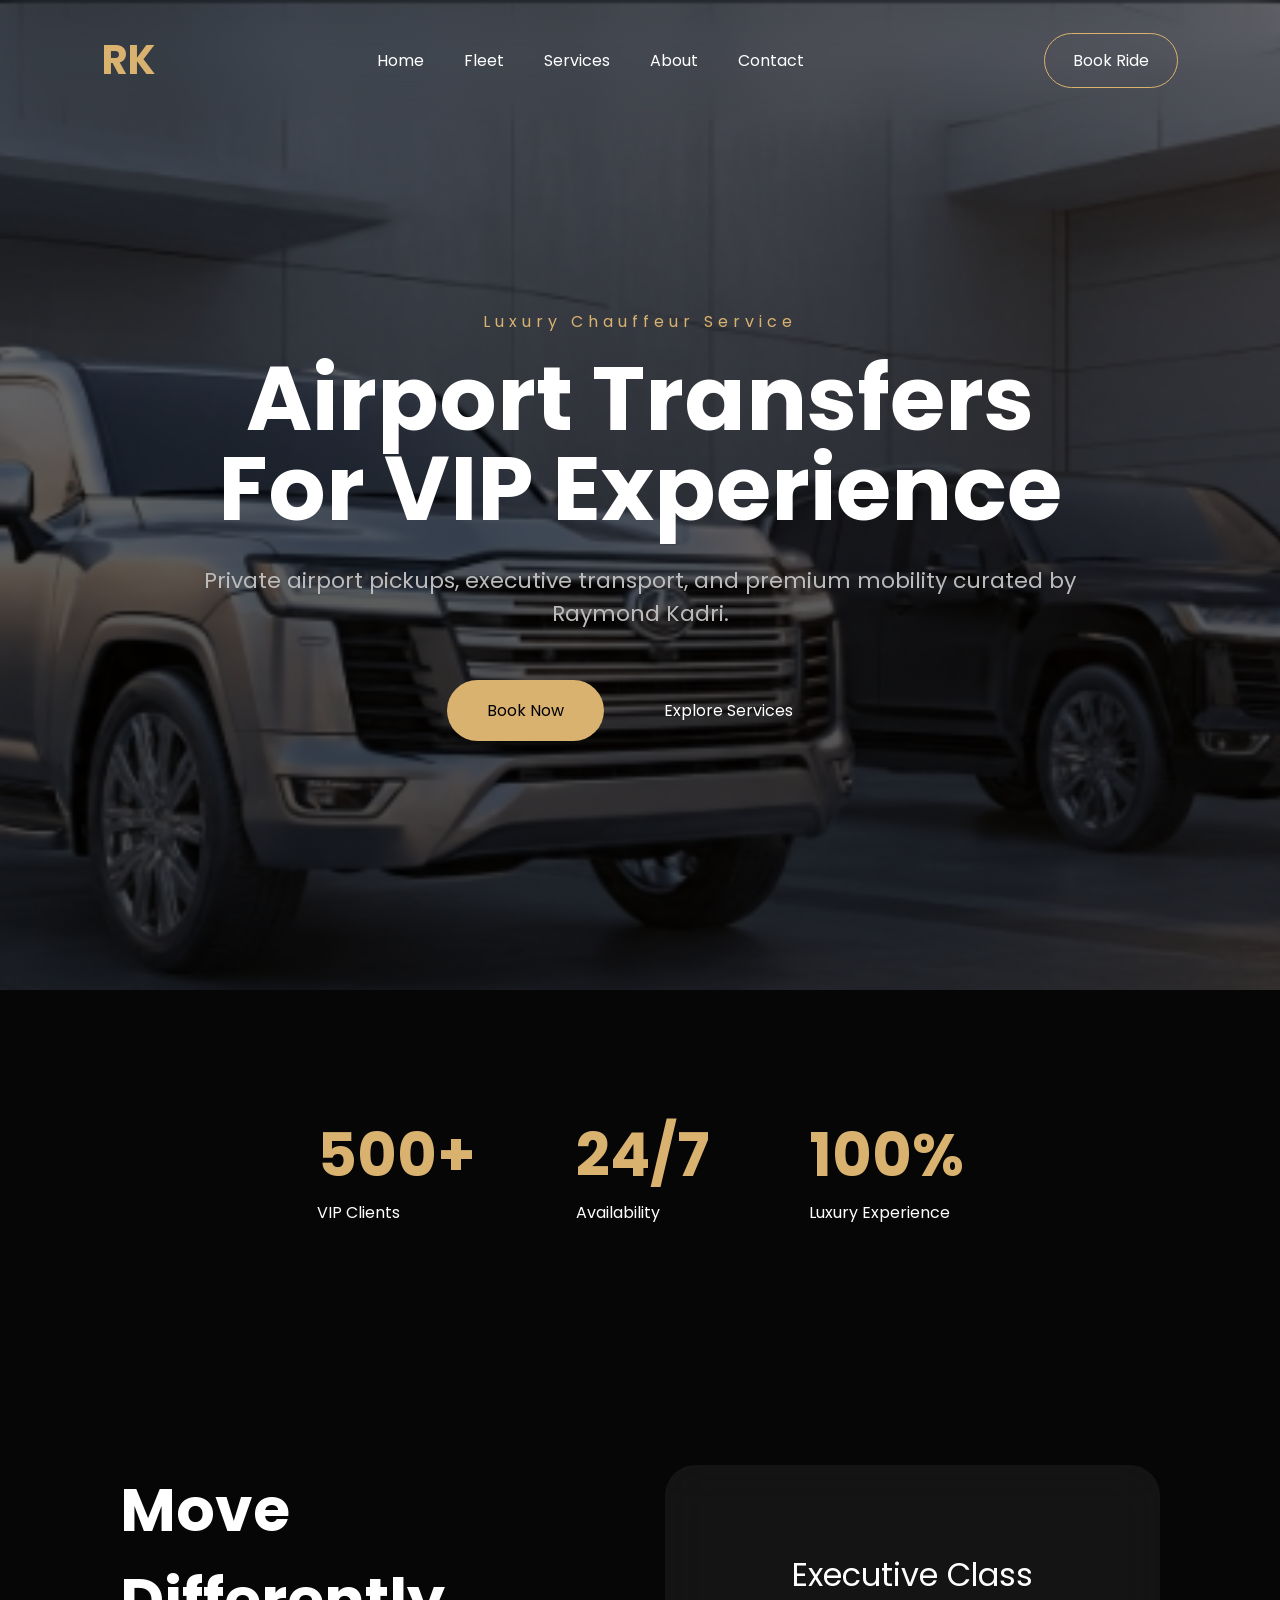
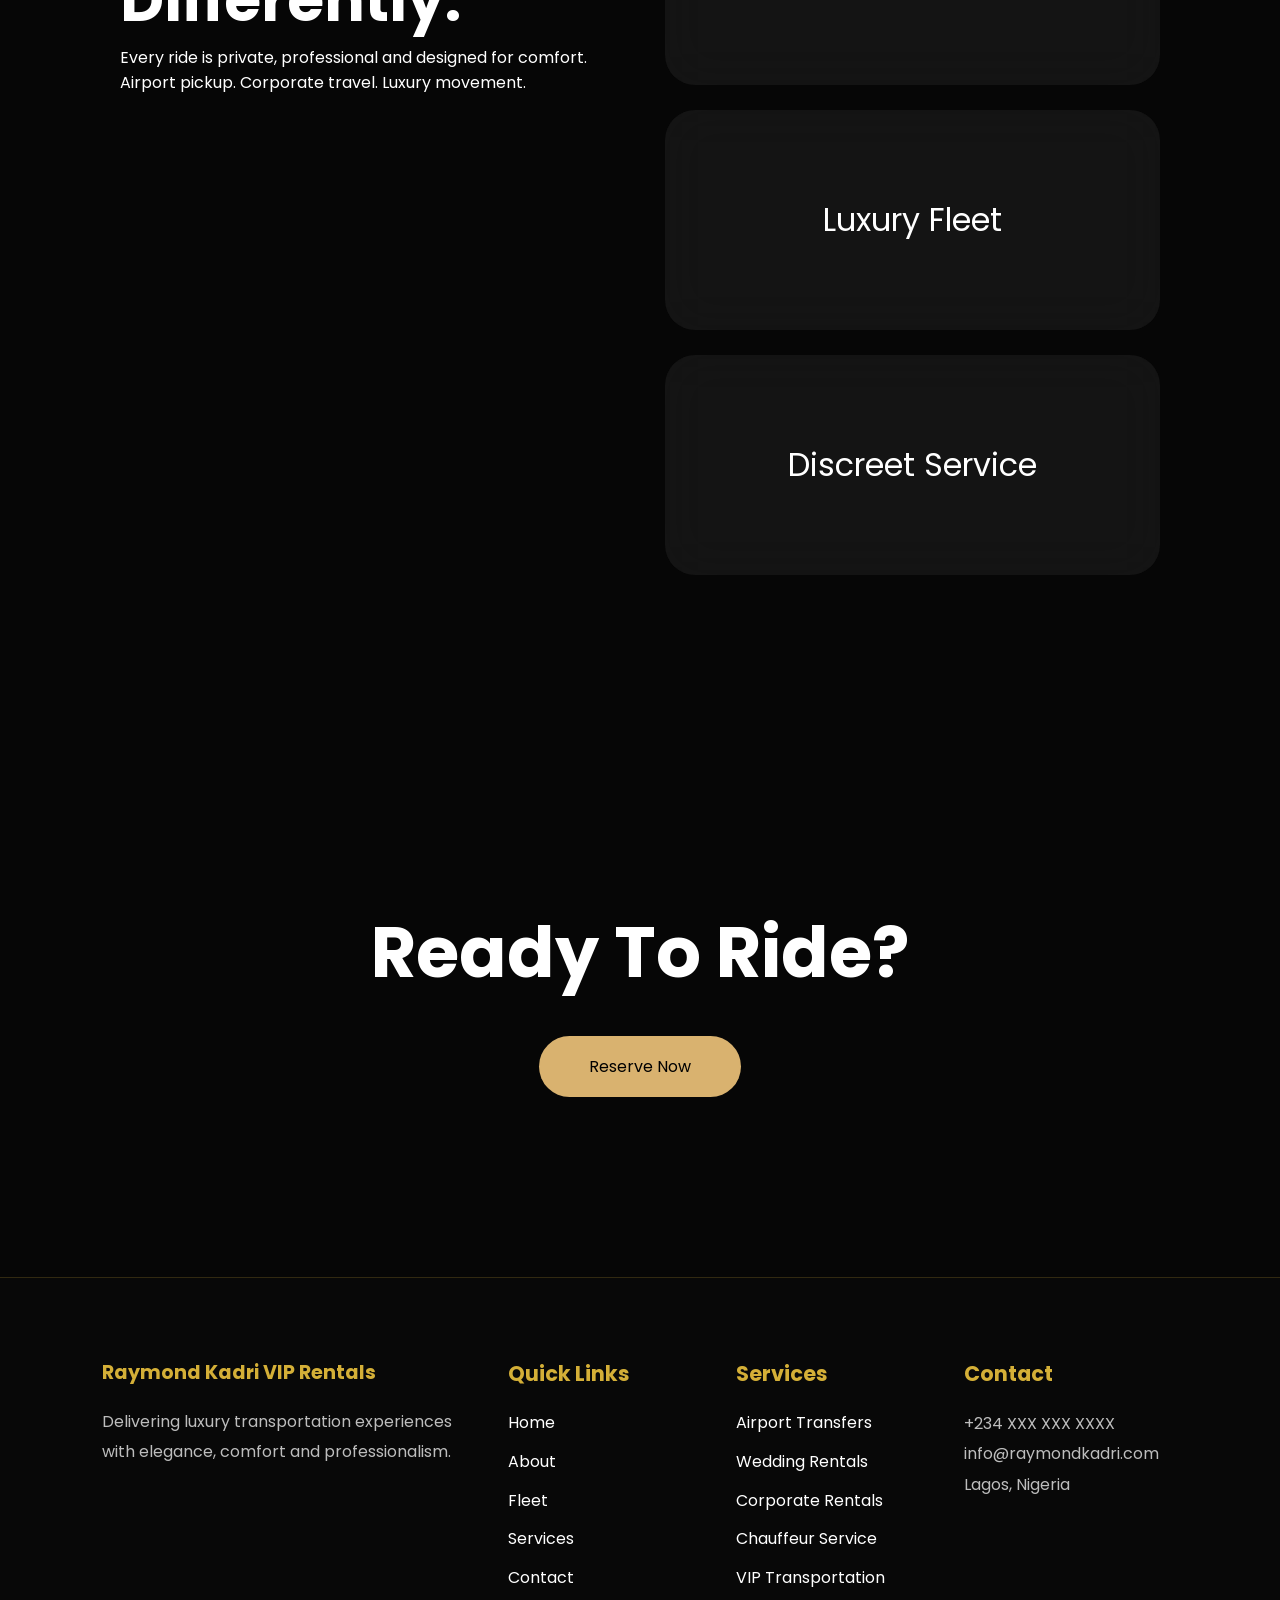
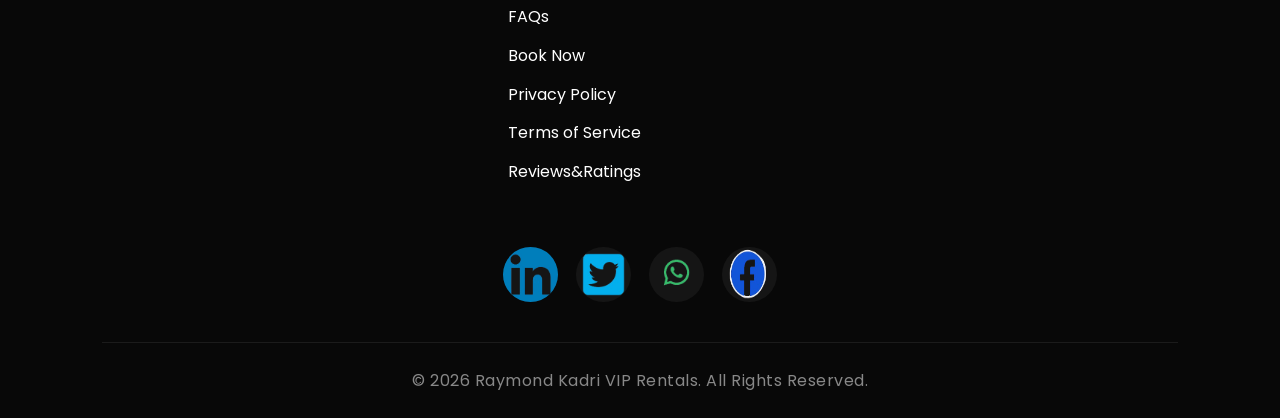
<file: index.html>
<!DOCTYPE html>
<html lang="en">
<head>
<meta charset="UTF-8">
<meta name="viewport" content="width=device-width, initial-scale=1.0">
<title>Raymond Kadri | Luxury Mobility</title>

<link rel="stylesheet" href="styles.css">

<link
href="https://fonts.googleapis.com/css2?family=Poppins:wght@300;400;600;700&display=swap"
rel="stylesheet">

</head>

<body>

<nav>

<div class="logo">
RK
</div>

<button class="nav-toggle" aria-label="Open navigation">
    <span></span>
</button>
<div class="nav-menu">
<div class="nav-menu-sub">
    <ul>

        <li><a href="#">Home</a></li>
        <li><a href="fleet.html">Fleet</a></li>
        <li><a href="services.html">Services</a></li>
        <li><a href="about.html">About</a></li>
        <li><a href="contact.html">Contact</a></li>

    </ul>
</div>
<a class="book-btn" href="booking.html">
    Book Ride
    </a>
    </div>
</nav>



<section class="hero">

<div class="overlay"></div>

<div class="hero-content">

<p class="tag">
Luxury Chauffeur Service
</p>

<h1>

Airport Transfers  
For VIP Experience

</h1>

<p class="sub">

Private airport pickups, executive transport,
and premium mobility curated by Raymond Kadri.

</p>

<div class="hero-buttons">

<a href="booking.html">

Book Now

</a>

<a href="services.html">

Explore Services

</a>

</div>

</div>

</section>



<section class="stats">

<div>

<h2>500+</h2>

<p>VIP Clients</p>

</div>

<div>

<h2>24/7</h2>

<p>Availability</p>

</div>

<div>

<h2>100%</h2>

<p>Luxury Experience</p>

</div>

</section>



<section class="experience">

<div class="left">

<h2>

Move Differently.

</h2>

<p>

Every ride is private,
professional and designed
for comfort.

Airport pickup.

Corporate travel.

Luxury movement.

</p>

</div>

<div class="right">

<div class="glass-card">

Executive Class

</div>

<div class="glass-card">

Luxury Fleet

</div>

<div class="glass-card">

Discreet Service

</div>

</div>

</section>



<section class="cta">

<h2>

Ready To Ride?

</h2>

<a href="booking.html">

Reserve Now

</a>

</section>

<footer class="footer">

    <div class="footer-container">

        <!-- COMPANY -->

        <div class="footer-column">

            <h2>Raymond Kadri VIP Rentals</h2>

            <p>
                Delivering luxury transportation experiences
                with elegance, comfort and professionalism.
            </p>

        </div>

        <!-- QUICK LINKS -->

        <div class="footer-column quick-links">

            <h3>Quick Links</h3>

            <ul>

                <li><a href="index.html">Home</a></li>

                <li><a href="about.html">About</a></li>

                <li><a href="fleet.html">Fleet</a></li>

                <li><a href="services.html">Services</a></li>

                <li><a href="contact.html">Contact</a></li>      
                <li><a href="faqs.html">FAQs</a></li> 
                <li><a href="booking.html">Book Now</a></li>
                <li><a href="privacy.html">Privacy Policy</a></li>
                <li><a href="terms.html">Terms of Service</a></li>  
                <li><a href="reviews.html">Reviews&Ratings</a></li>   

            </ul>

        </div>

        <!-- SERVICES -->

        <div class="footer-column">

            <h3>Services</h3>
            <div class="footer-column-services">
            <ul>

                <li>Airport Transfers</li>

                <li>Wedding Rentals</li>

                <li>Corporate Rentals</li>

                <li>Chauffeur Service</li>

                <li>VIP Transportation</li>

            </ul>
            </div>
        </div>

        <!-- CONTACT -->

        <div class="footer-column">

            <h3>Contact</h3>

            <p>
                <i class="fa-solid fa-phone"></i>
                +234 XXX XXX XXXX
            </p>

            <p>
                <i class="fa-solid fa-envelope"></i>
                info@raymondkadri.com
            </p>

            <p>
                <i class="fa-solid fa-location-dot"></i>
                Lagos, Nigeria
            </p>

        </div>

    </div>

    <!-- SOCIALS -->
    <div class="footer-socials">

        <a href="https://www.facebook.com/raymond.kadri.7" target="_blank">
            <i class="fa-brands fa-facebook-f"><img src="download__4_-removebg-preview (1).png" alt=""></i>
        </a>

        <a href="https://www.instagram.com/raymondkadri/" target="_blank">
            <i class="fa-brands fa-instagram"> <img src="download__3_-removebg-preview (1).png" alt=""> </i>
        </a>

        <a href="https://twitter.com/RaymondKadri" target="_blank">
            <i class="fa-brands fa-twitter"><img src="download__1_-removebg-preview (2).png" alt=""></i>
        </a>

        <a href="https://www.linkedin.com/in/raymond-kadri-1b0b3b1b2/" target="_blank">
            <i class="fa-brands fa-linkedin-in"> <img src="download__2_-removebg-preview (3).png" alt=""> </i>
        </a>

    </div>
    
    <!-- COPYRIGHT -->

    <div class="footer-bottom">

        <p>
            © 2026 Raymond Kadri VIP Rentals.
            All Rights Reserved.
        </p>

    </div>

</footer>

<script src="main.js"></script>

</body>
</html>
</file>
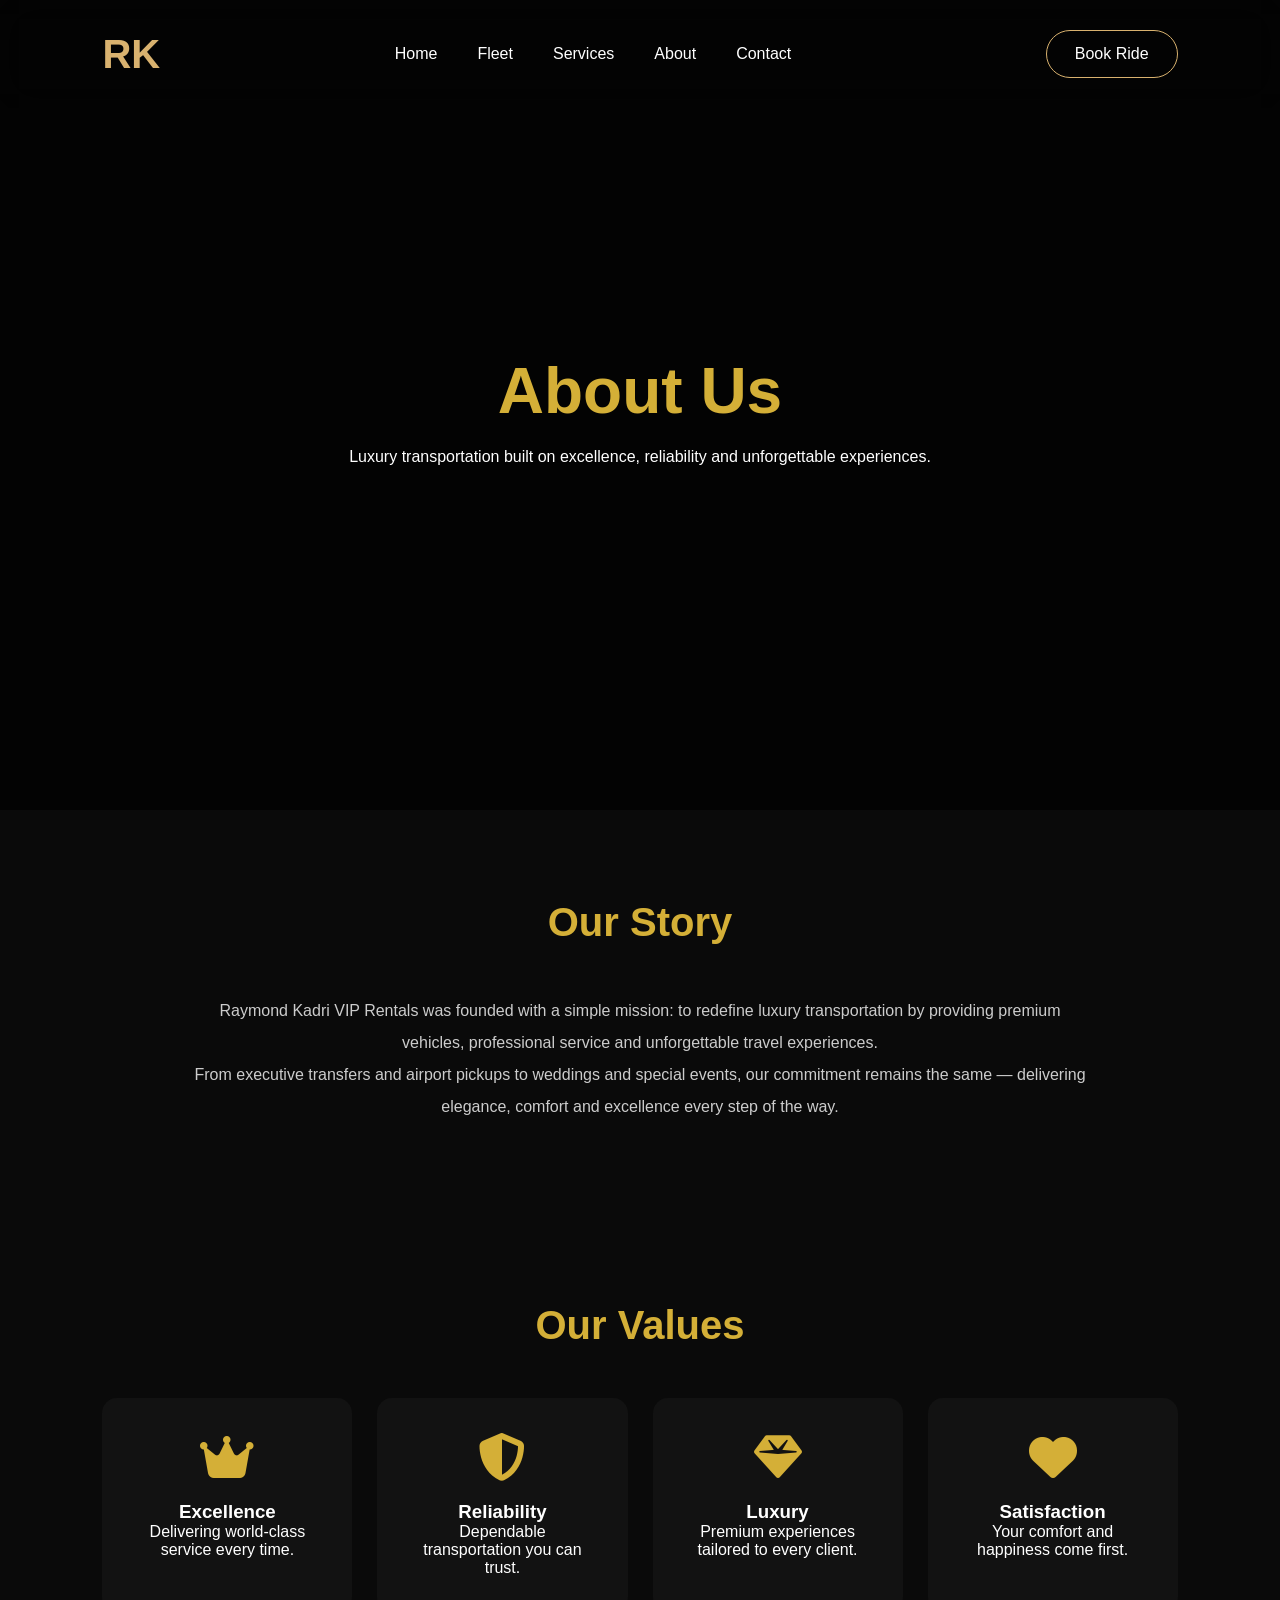
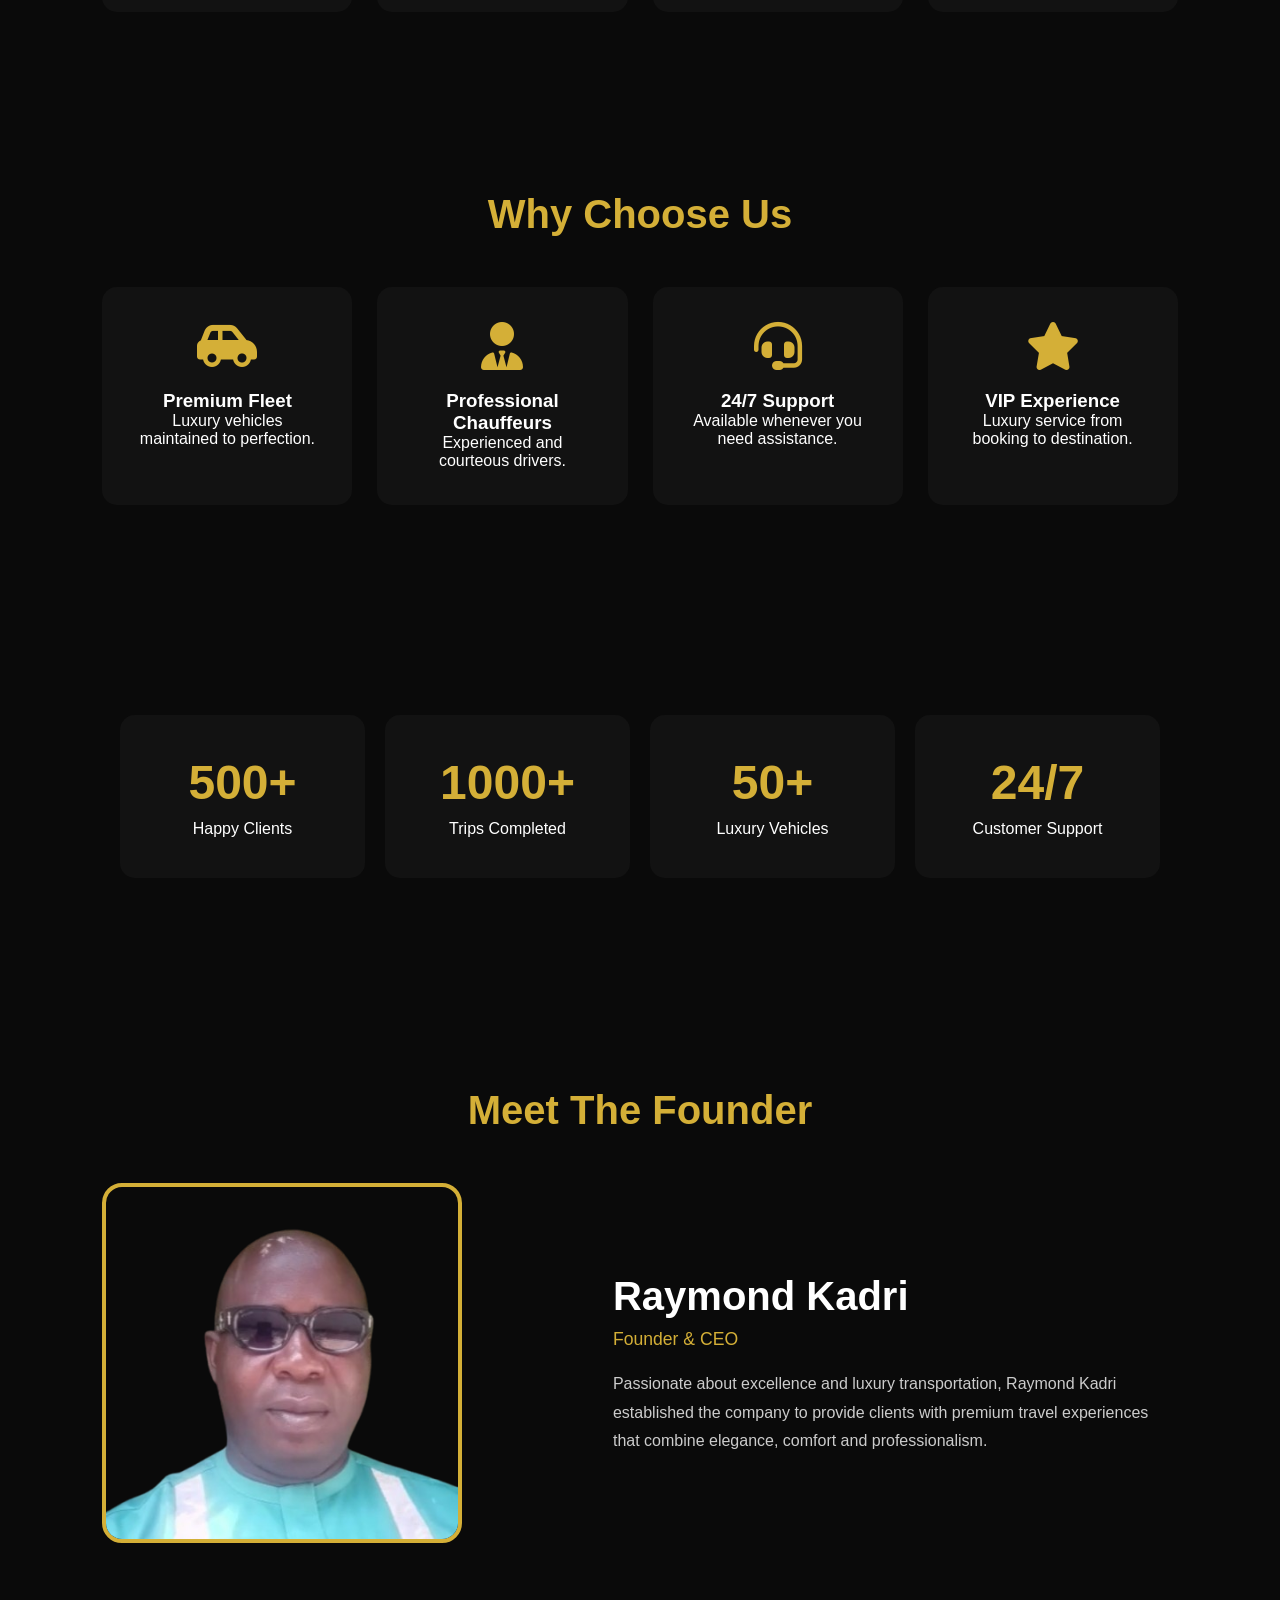
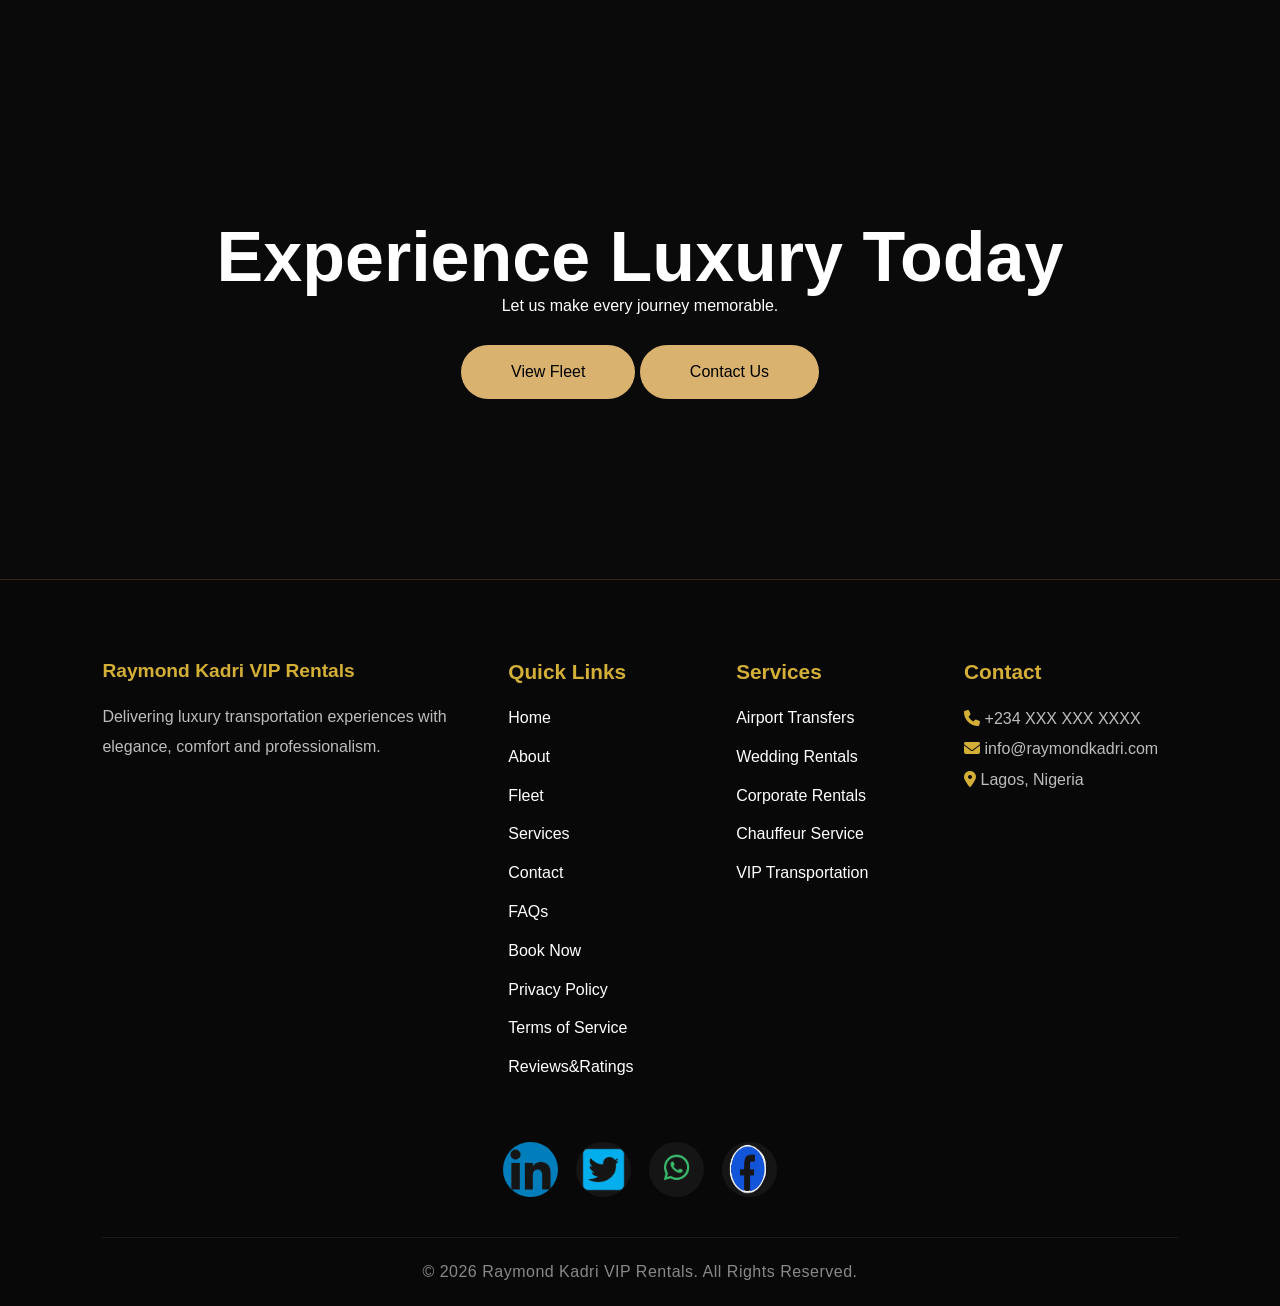
<file: about.html>
<!DOCTYPE html>
<html lang="en">
<head>
<meta charset="UTF-8">
<meta name="viewport" content="width=device-width, initial-scale=1.0">

<title>About Us | Raymond Kadri VIP Rentals</title>

<link rel="stylesheet" href="styles.css">
<link rel="stylesheet" href="about.css">

<link rel="stylesheet"
href="https://cdnjs.cloudflare.com/ajax/libs/font-awesome/6.5.2/css/all.min.css">
</head>
<body>

<nav>
    <div class="logo">RK</div>
    <button class="nav-toggle" aria-label="Open navigation">
        <span></span>
    </button>
    <div class="nav-menu">
    
    <div class="nav-menu-sub">
        <ul>
            <li><a href="index.html">Home</a></li>
            <li><a href="fleet.html">Fleet</a></li>
            <li><a href="services.html">Services</a></li>
            <li><a href="about.html">About</a></li>
            <li><a href="contact.html">Contact</a></li>
        </ul>
        
    </div>
    <a class="book-btn" href="booking.html">Book Ride</a>
    </div>
</nav>

<!-- HERO -->

<section class="about-hero">

    <div class="overlay"></div>

    <div class="hero-content">
        <h1>About Us</h1>
        <p>
            Luxury transportation built on excellence,
            reliability and unforgettable experiences.
        </p>
    </div>

</section>

<!-- STORY -->

<section class="story">

    <div class="section-title">
        <h2>Our Story</h2>
    </div>

    <div class="story-content">

        <div class="story-text">

            <p>
                Raymond Kadri VIP Rentals was founded with a simple mission:
                to redefine luxury transportation by providing premium vehicles,
                professional service and unforgettable travel experiences.
            </p>

            <p>
                From executive transfers and airport pickups to weddings and
                special events, our commitment remains the same — delivering
                elegance, comfort and excellence every step of the way.
            </p>

        </div>

    </div>

</section>

<!-- VALUES -->

<section class="values">

    <div class="section-title">
        <h2>Our Values</h2>
    </div>

    <div class="values-grid">

        <div class="value-card">
            <i class="fa-solid fa-crown"></i>
            <h3>Excellence</h3>
            <p>Delivering world-class service every time.</p>
        </div>

        <div class="value-card">
            <i class="fa-solid fa-shield-halved"></i>
            <h3>Reliability</h3>
            <p>Dependable transportation you can trust.</p>
        </div>

        <div class="value-card">
            <i class="fa-solid fa-gem"></i>
            <h3>Luxury</h3>
            <p>Premium experiences tailored to every client.</p>
        </div>

        <div class="value-card">
            <i class="fa-solid fa-heart"></i>
            <h3>Satisfaction</h3>
            <p>Your comfort and happiness come first.</p>
        </div>

    </div>

</section>

<!-- WHY US -->

<section class="why-us">

    <div class="section-title">
        <h2>Why Choose Us</h2>
    </div>

    <div class="why-grid">

        <div class="why-card">
            <i class="fa-solid fa-car-side"></i>
            <h3>Premium Fleet</h3>
            <p>Luxury vehicles maintained to perfection.</p>
        </div>

        <div class="why-card">
            <i class="fa-solid fa-user-tie"></i>
            <h3>Professional Chauffeurs</h3>
            <p>Experienced and courteous drivers.</p>
        </div>

        <div class="why-card">
            <i class="fa-solid fa-headset"></i>
            <h3>24/7 Support</h3>
            <p>Available whenever you need assistance.</p>
        </div>

        <div class="why-card">
            <i class="fa-solid fa-star"></i>
            <h3>VIP Experience</h3>
            <p>Luxury service from booking to destination.</p>
        </div>

    </div>

</section>

<!-- STATS -->

<section class="stats">

    <div class="stat-card">
        <h2>500+</h2>
        <p>Happy Clients</p>
    </div>

    <div class="stat-card">
        <h2>1000+</h2>
        <p>Trips Completed</p>
    </div>

    <div class="stat-card">
        <h2>50+</h2>
        <p>Luxury Vehicles</p>
    </div>

    <div class="stat-card">
        <h2>24/7</h2>
        <p>Customer Support</p>
    </div>

</section>

<!-- FOUNDER -->

<section class="founder">

    <div class="section-title">
        <h2>Meet The Founder</h2>
    </div>

    <div class="founder-content">

        <div class="founder-photo">
            <img src="Screenshot_20260621-100402_1-removebg-preview.png" alt="Founder photo">
        </div>

        <div class="founder-text">
            <h3>Raymond Kadri</h3>
            <span>Founder & CEO</span>
            <p>
                Passionate about excellence and luxury transportation,
                Raymond Kadri established the company to provide clients
                with premium travel experiences that combine elegance,
                comfort and professionalism.
            </p>
        </div>

    </div>

</section>

<!-- CTA -->

<section class="cta">

    <h2>Experience Luxury Today</h2>

    <p>
        Let us make every journey memorable.
    </p>

    <div class="cta-buttons">

        <a href="fleet.html" class="btn-primary">
            View Fleet
        </a>

        <a href="contact.html" class="btn-secondary">
            Contact Us
        </a>

    </div>

</section>

<footer class="footer">

    <div class="footer-container">

        <!-- COMPANY -->

        <div class="footer-column">

            <h2>Raymond Kadri VIP Rentals</h2>

            <p>
                Delivering luxury transportation experiences
                with elegance, comfort and professionalism.
            </p>

        </div>

        <!-- QUICK LINKS -->

        <div class="footer-column quick-links">

            <h3>Quick Links</h3>

            <ul>

                <li><a href="index.html">Home</a></li>

                <li><a href="about.html">About</a></li>

                <li><a href="fleet.html">Fleet</a></li>

                <li><a href="services.html">Services</a></li>

                <li><a href="contact.html">Contact</a></li>      
                <li><a href="faqs.html">FAQs</a></li> 
                <li><a href="booking.html">Book Now</a></li>
                <li><a href="privacy.html">Privacy Policy</a></li>
                <li><a href="terms.html">Terms of Service</a></li>  
                <li><a href="reviews.html">Reviews&Ratings</a></li>   

            </ul>

        </div>

        <!-- SERVICES -->

        <div class="footer-column">

            <h3>Services</h3>
            <div class="footer-column-services">
            <ul>

                <li>Airport Transfers</li>

                <li>Wedding Rentals</li>

                <li>Corporate Rentals</li>

                <li>Chauffeur Service</li>

                <li>VIP Transportation</li>

            </ul>
            </div>
        </div>

        <!-- CONTACT -->

        <div class="footer-column">

            <h3>Contact</h3>

            <p>
                <i class="fa-solid fa-phone"></i>
                +234 XXX XXX XXXX
            </p>

            <p>
                <i class="fa-solid fa-envelope"></i>
                info@raymondkadri.com
            </p>

            <p>
                <i class="fa-solid fa-location-dot"></i>
                Lagos, Nigeria
            </p>

        </div>

    </div>

    <!-- SOCIALS -->
    <div class="footer-socials">

        <a href="https://www.facebook.com/raymond.kadri.7" target="_blank">
            <img src="download__4_-removebg-preview (1).png" alt="">
        </a>

        <a href="https://www.instagram.com/raymondkadri/" target="_blank">
             <img src="download__3_-removebg-preview (1).png" alt="">
        </a>

        <a href="https://twitter.com/RaymondKadri" target="_blank">
             <img src="download__1_-removebg-preview (2).png" alt="">
        </a>

        <a href="https://www.linkedin.com/in/raymond-kadri-1b0b3b1b2/" target="_blank">
             <img src="download__2_-removebg-preview (3).png" alt=""> 
        </a>

    </div>
    
    <!-- COPYRIGHT -->

    <div class="footer-bottom">

        <p>
            © 2026 Raymond Kadri VIP Rentals.
            All Rights Reserved.
        </p>

    </div>

</footer>

<script src="about.js"></script>

</body>
</html>
</file>
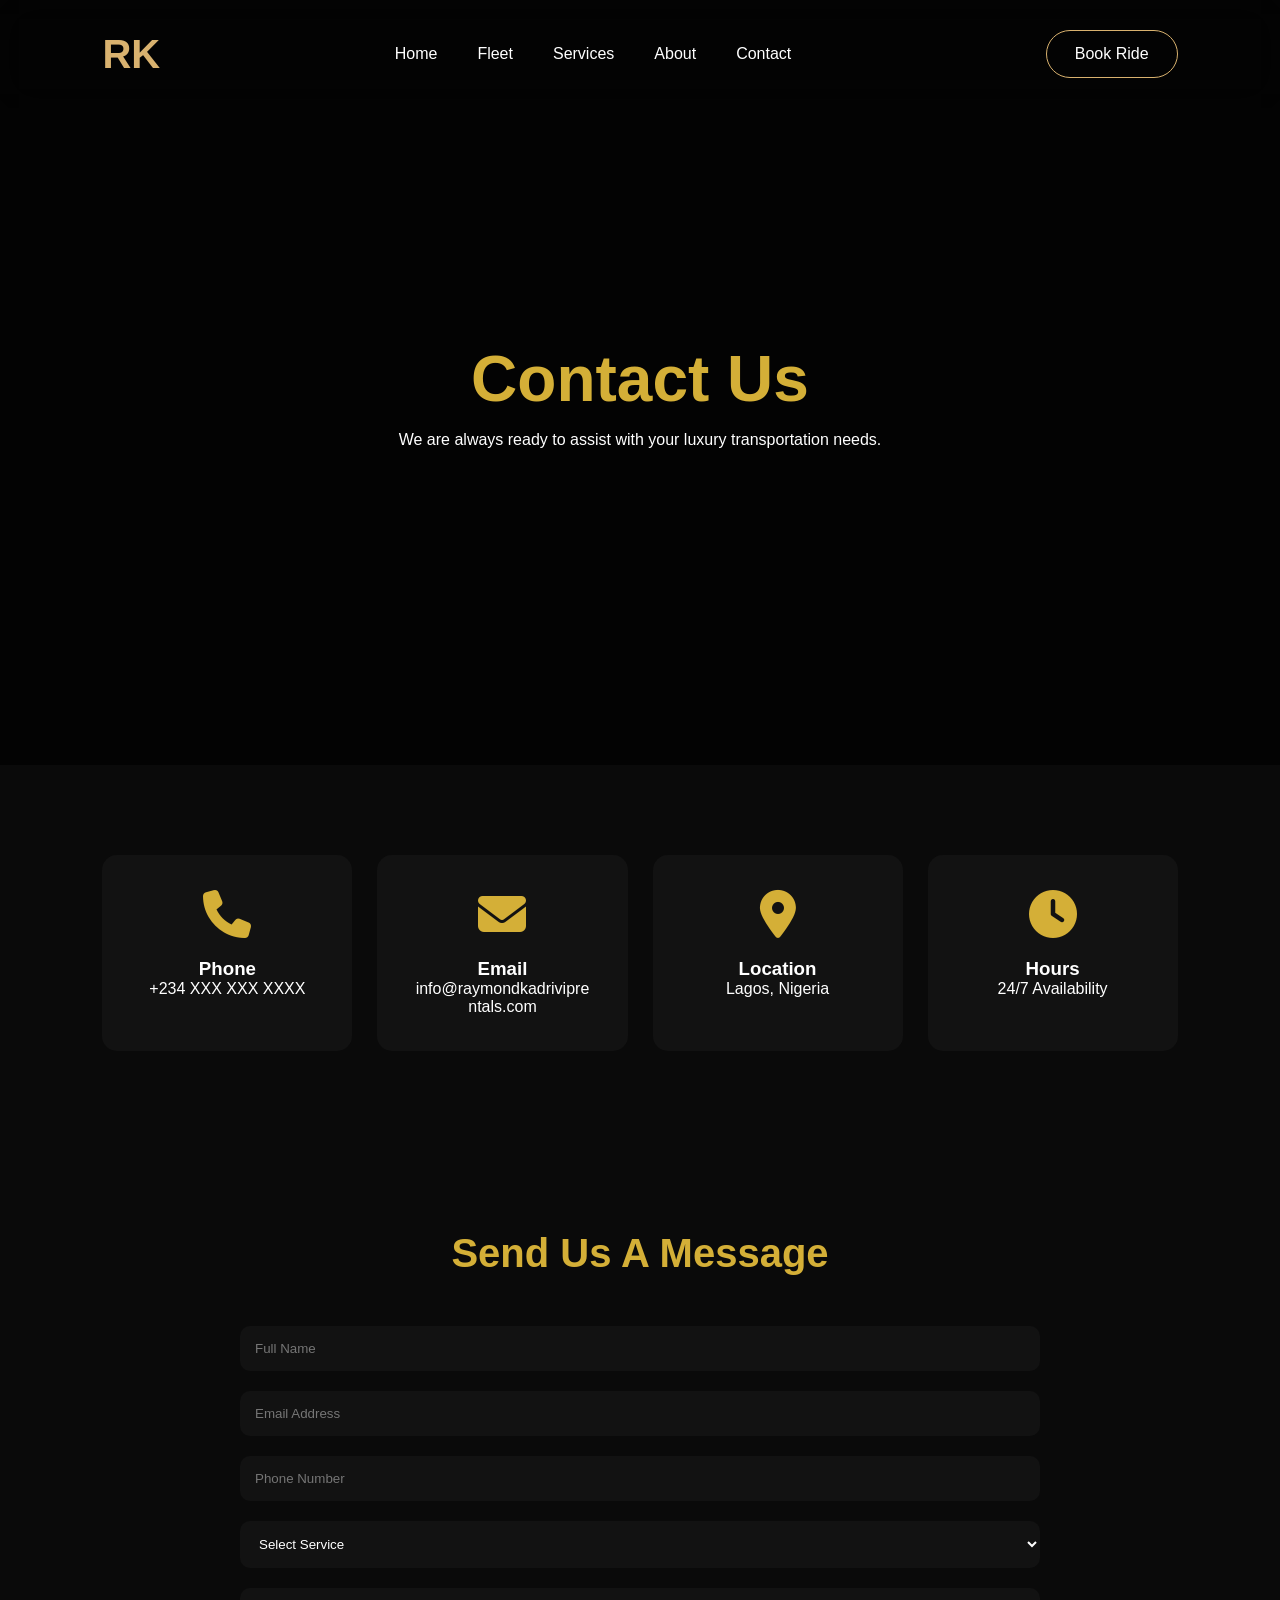
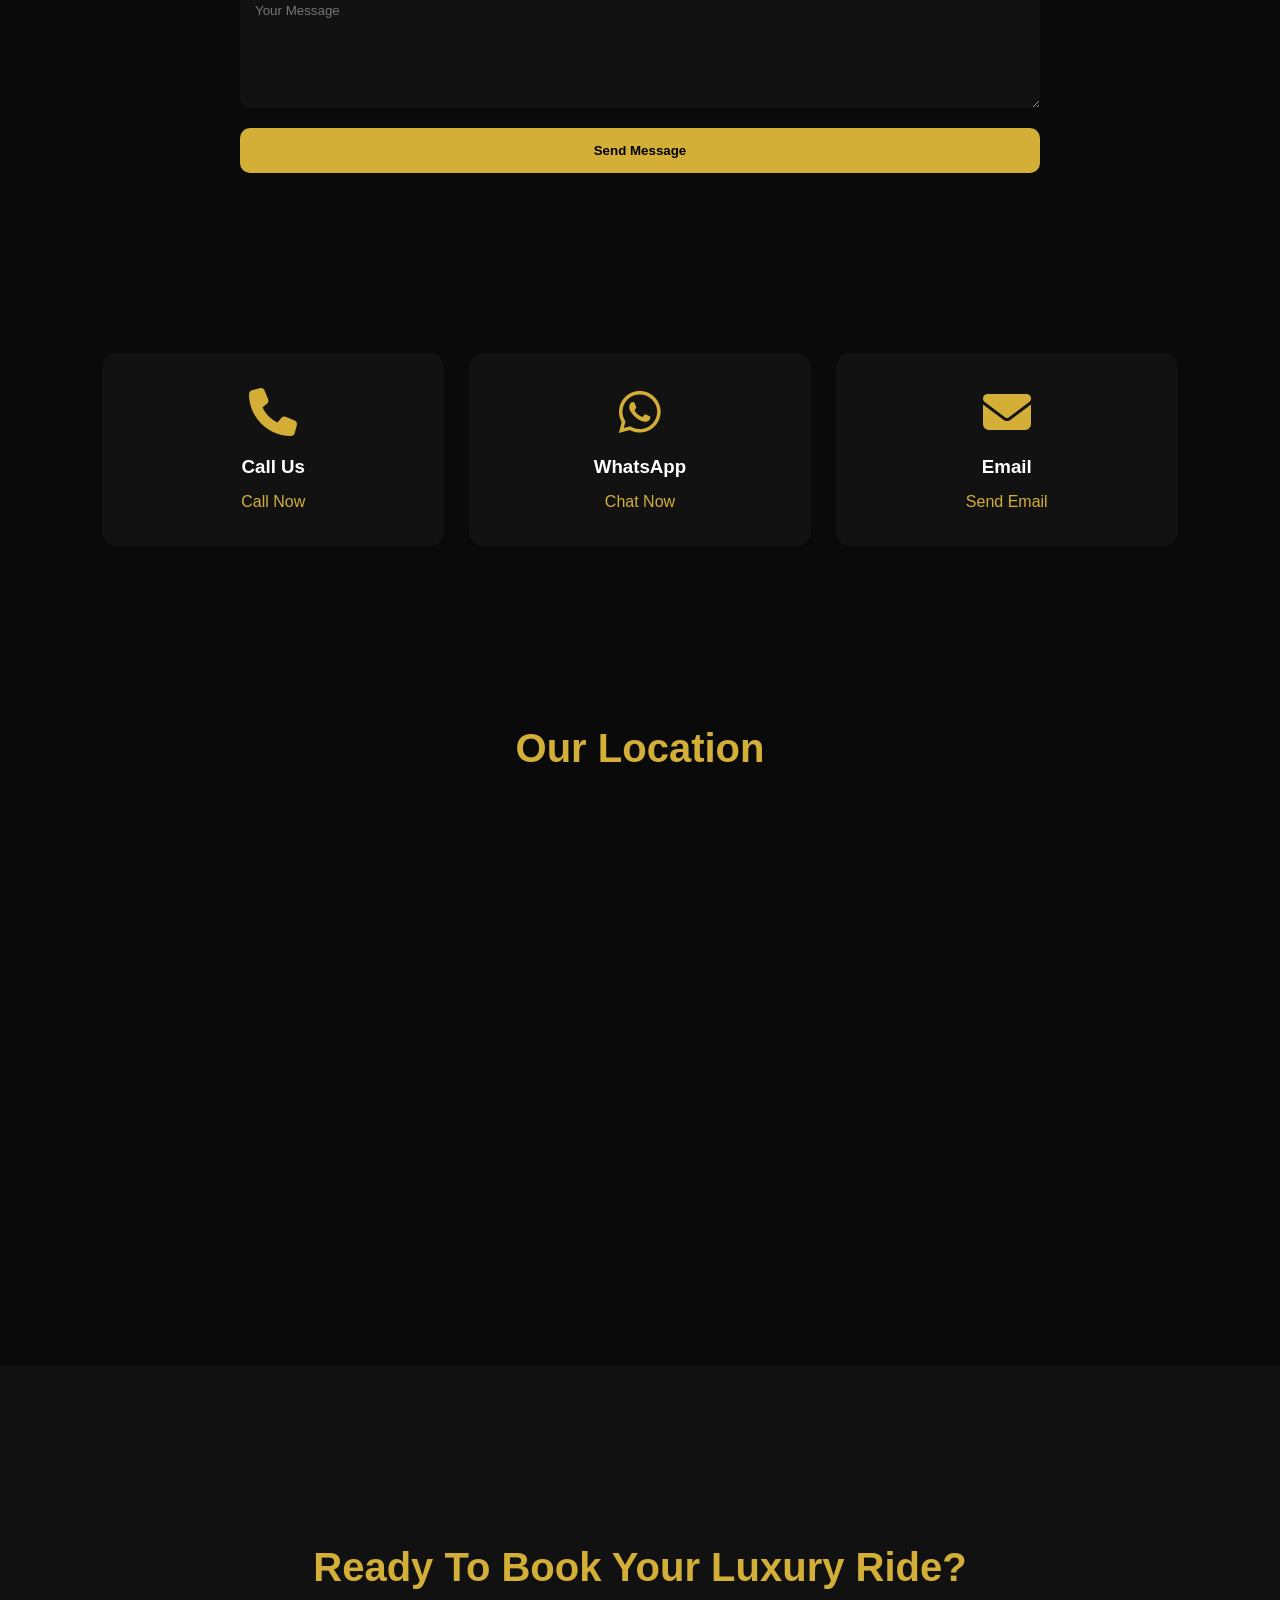
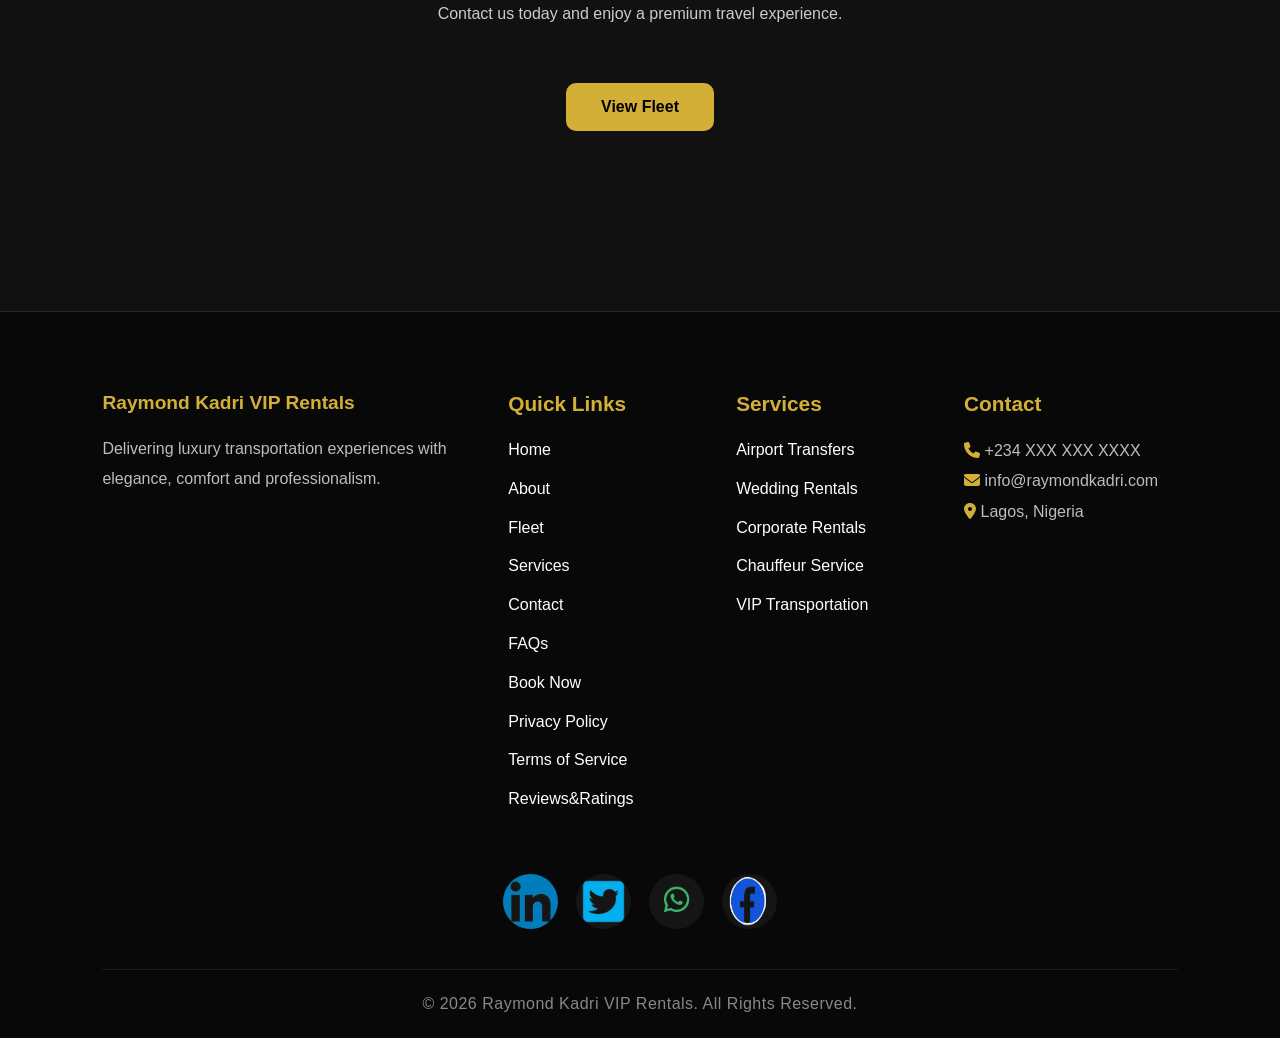
<file: contact.html>
<!DOCTYPE html>
<html lang="en">
<head>
<meta charset="UTF-8">
<meta name="viewport" content="width=device-width, initial-scale=1.0">

<title>Contact Us | Raymond Kadri VIP Rentals</title>

<link rel="stylesheet" href="styles.css">
<link rel="stylesheet" href="contact.css">

<link rel="stylesheet"
href="https://cdnjs.cloudflare.com/ajax/libs/font-awesome/6.5.2/css/all.min.css">
</head>
<body>

<nav>
    <div class="logo">RK</div>
    <button class="nav-toggle" aria-label="Open navigation">
        <span></span>
    </button>
    <div class="nav-menu">
    <div class="nav-menu-sub">
        <ul>
            <li><a href="index.html">Home</a></li>
            <li><a href="fleet.html">Fleet</a></li>
            <li><a href="services.html">Services</a></li>
            <li><a href="about.html">About</a></li>
            <li><a href="contact.html">Contact</a></li>
        </ul>
        
    </div>
    <a class="book-btn" href="booking.html">Book Ride</a>
    </div>
</nav>

<!-- HERO -->

<section class="contact-hero">

<div class="overlay"></div>

<div class="hero-content">

<h1>Contact Us</h1>

<p>
We are always ready to assist with your
luxury transportation needs.
</p>

</div>

</section>

<!-- CONTACT INFO -->

<section class="contact-info">

<div class="info-card">
<i class="fa-solid fa-phone"></i>
<h3>Phone</h3>
<p>+234 XXX XXX XXXX</p>
</div>

<div class="info-card">
<i class="fa-solid fa-envelope"></i>
<h3>Email</h3>
<p>info@raymondkadriviprentals.com</p>
</div>

<div class="info-card">
<i class="fa-solid fa-location-dot"></i>
<h3>Location</h3>
<p>Lagos, Nigeria</p>
</div>

<div class="info-card">
<i class="fa-solid fa-clock"></i>
<h3>Hours</h3>
<p>24/7 Availability</p>
</div>

</section>

<!-- CONTACT FORM -->

<section class="contact-section">

<div class="section-title">
<h2>Send Us A Message</h2>
</div>

<form id="contactForm">

<input
type="text"
placeholder="Full Name"
required>

<input
type="email"
placeholder="Email Address"
required>

<input
type="tel"
placeholder="Phone Number"
required>

<select required>

<option value="">
Select Service
</option>

<option>
Airport Transfer
</option>

<option>
Wedding Rental
</option>

<option>
Corporate Rental
</option>

<option>
Chauffeur Service
</option>

</select>

<textarea
placeholder="Your Message"
rows="6"
required></textarea>

<button type="submit">
Send Message
</button>

</form>

<p id="successMessage">
Message sent successfully.
</p>

</section>

<!-- QUICK CONTACT -->

<section class="quick-contact">

<div class="quick-card">

<i class="fa-solid fa-phone"></i>

<h3>Call Us</h3>

<a href="tel:+2340000000000">
Call Now
</a>

</div>

<div class="quick-card">

<i class="fa-brands fa-whatsapp"></i>

<h3>WhatsApp</h3>

<a href="#">
Chat Now
</a>

</div>

<div class="quick-card">

<i class="fa-solid fa-envelope"></i>

<h3>Email</h3>

<a class="btn" href="mailto:info@example.com">
Send Email
</a>

</div>

</section>

<!-- MAP -->

<section class="map-section">

<div class="section-title">
<h2>Our Location</h2>
</div>

<iframe
src="https://www.google.com/maps/embed?pb="
loading="lazy">
</iframe>

</section>

<!-- CTA -->

<section class="cta">

<h2>
Ready To Book Your Luxury Ride?
</h2>

<p>
Contact us today and enjoy a premium travel experience.
</p>

<a href="fleet.html">
View Fleet
</a>

</section>

<footer class="footer">

    <div class="footer-container">

        <!-- COMPANY -->

        <div class="footer-column">

            <h2>Raymond Kadri VIP Rentals</h2>

            <p>
                Delivering luxury transportation experiences
                with elegance, comfort and professionalism.
            </p>

        </div>

        <!-- QUICK LINKS -->

        <div class="footer-column quick-links">

            <h3>Quick Links</h3>

            <ul>

                <li><a href="index.html">Home</a></li>

                <li><a href="about.html">About</a></li>

                <li><a href="fleet.html">Fleet</a></li>

                <li><a href="services.html">Services</a></li>

                <li><a href="contact.html">Contact</a></li>      
                <li><a href="faqs.html">FAQs</a></li> 
                <li><a href="booking.html">Book Now</a></li>
                <li><a href="privacy.html">Privacy Policy</a></li>
                <li><a href="terms.html">Terms of Service</a></li>  
                <li><a href="reviews.html">Reviews&Ratings</a></li>   

            </ul>

        </div>

        <!-- SERVICES -->

        <div class="footer-column">

            <h3>Services</h3>
            <div class="footer-column-services">
            <ul>

                <li>Airport Transfers</li>

                <li>Wedding Rentals</li>

                <li>Corporate Rentals</li>

                <li>Chauffeur Service</li>

                <li>VIP Transportation</li>

            </ul>
            </div>
        </div>

        <!-- CONTACT -->

        <div class="footer-column">

            <h3>Contact</h3>

            <p>
                <i class="fa-solid fa-phone"></i>
                +234 XXX XXX XXXX
            </p>

            <p>
                <i class="fa-solid fa-envelope"></i>
                info@raymondkadri.com
            </p>

            <p>
                <i class="fa-solid fa-location-dot"></i>
                Lagos, Nigeria
            </p>

        </div>

    </div>

    <!-- SOCIALS -->
    <div class="footer-socials">

        <a href="https://www.facebook.com/raymond.kadri.7" target="_blank">
            <img src="download__4_-removebg-preview (1).png" alt="Facebook">
        </a>

        <a href="https://www.instagram.com/raymondkadri/" target="_blank">
            <img src="download__3_-removebg-preview (1).png" alt="Instagram">
        </a>

        <a href="https://twitter.com/RaymondKadri" target="_blank">
            <img src="download__1_-removebg-preview (2).png" alt="Twitter">
        </a>

        <a href="https://www.linkedin.com/in/raymond-kadri-1b0b3b1b2/" target="_blank">
            <img src="download__2_-removebg-preview (3).png" alt="LinkedIn">
        </a>

    </div>
    
    <!-- COPYRIGHT -->

    <div class="footer-bottom">

        <p>
            © 2026 Raymond Kadri VIP Rentals.
            All Rights Reserved.
        </p>

    </div>

</footer>

<script src="contact.js"></script>

</body>
</html>
</file>
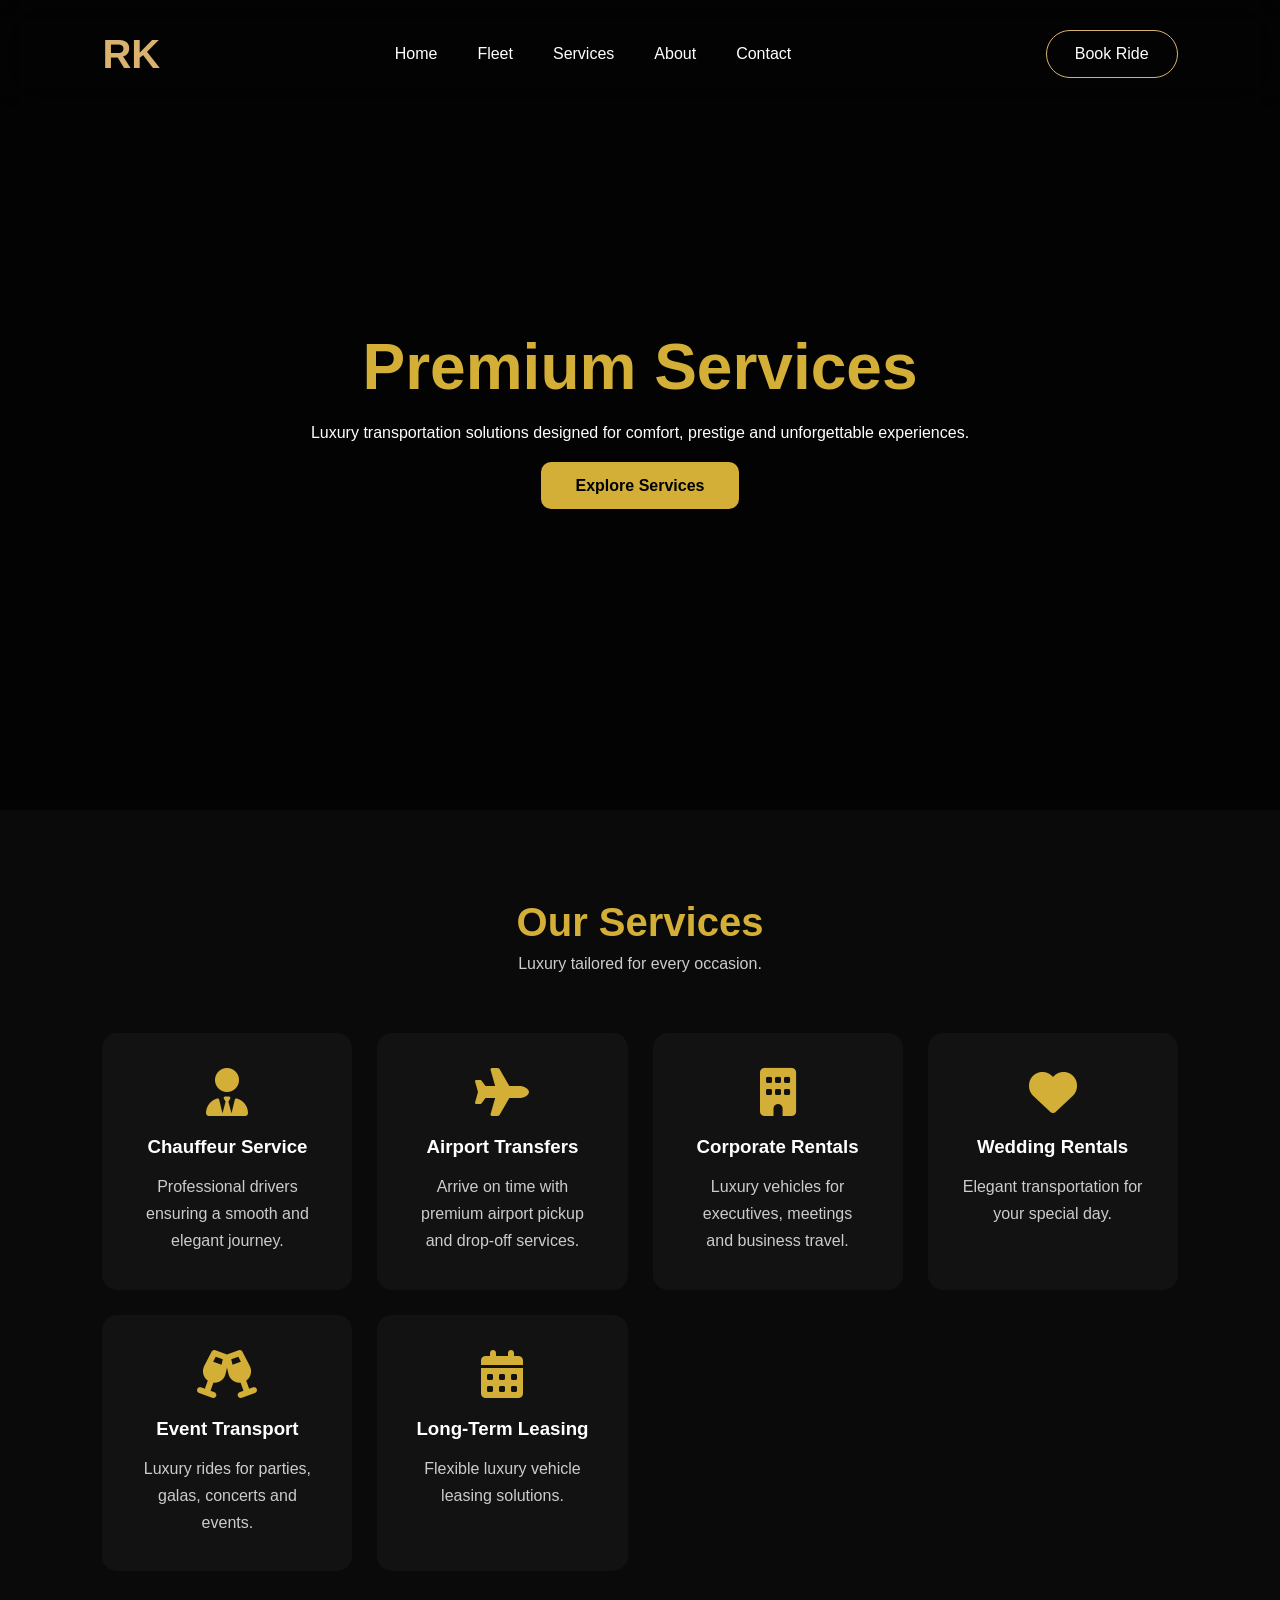
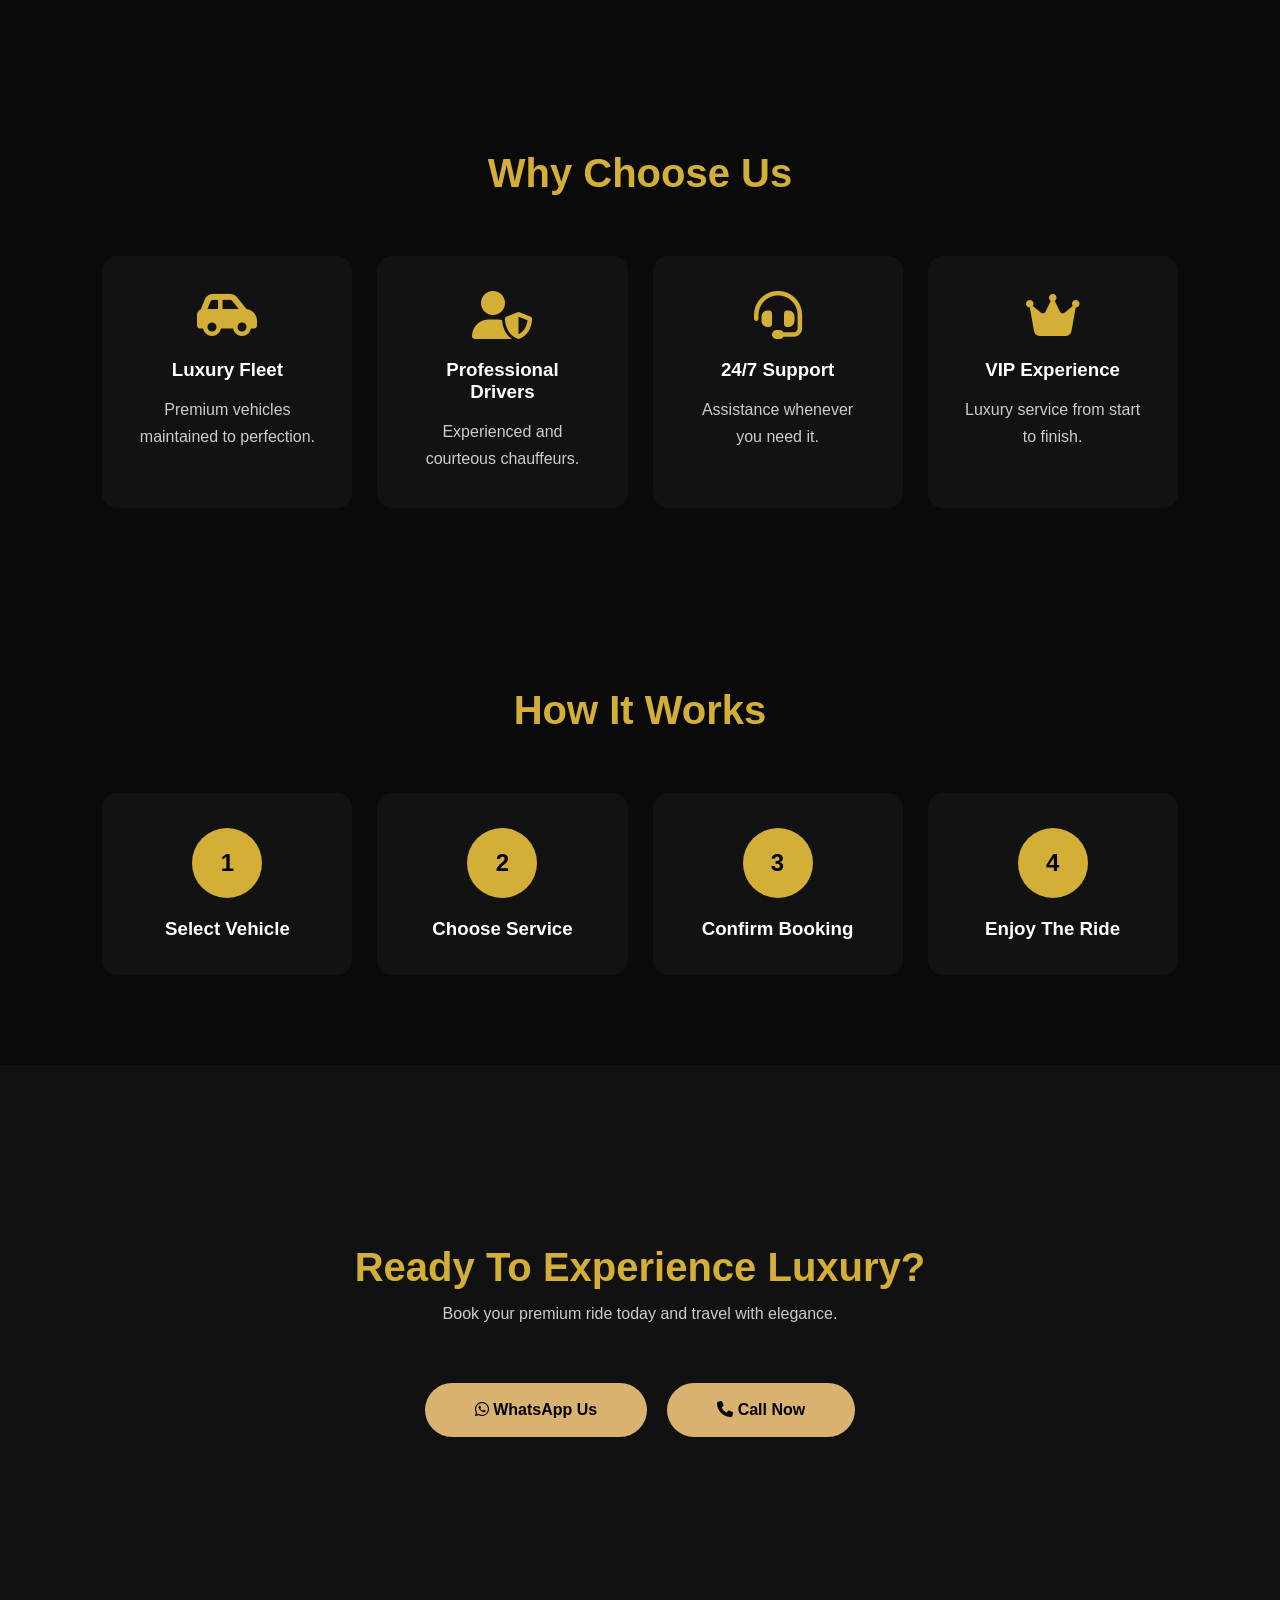
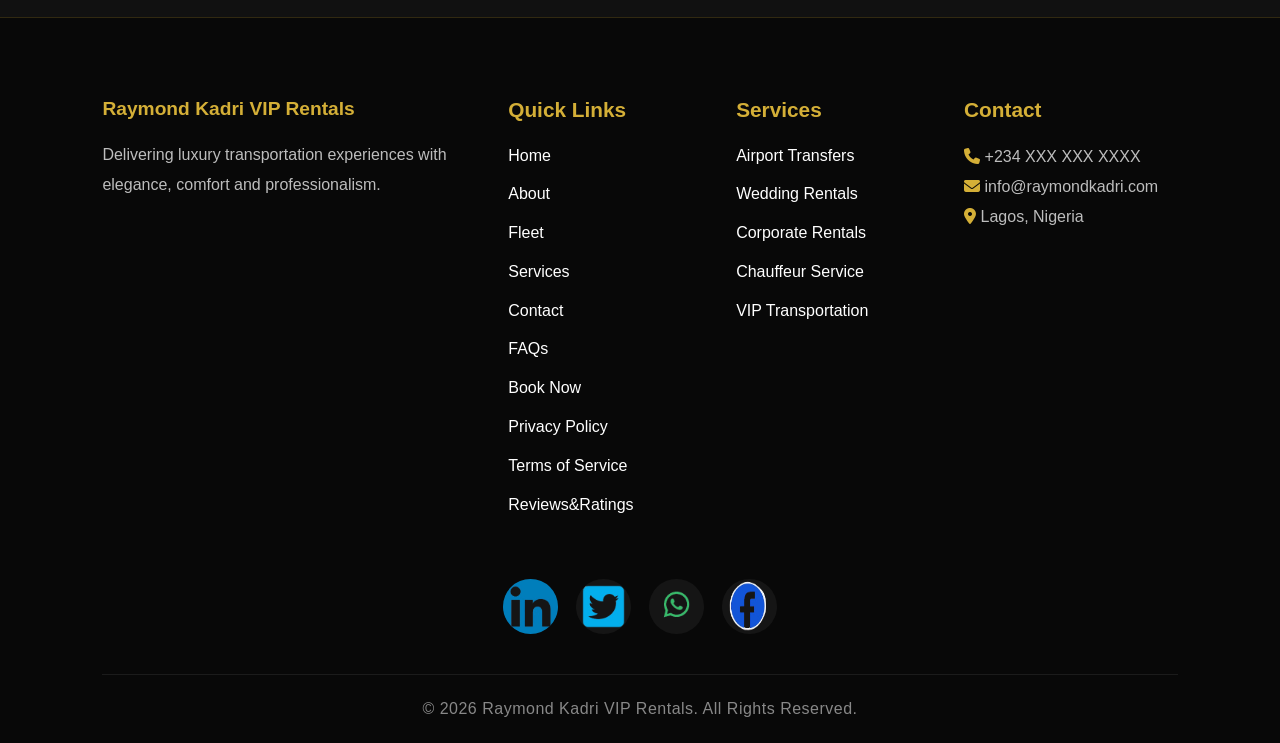
<file: services.html>
<!DOCTYPE html>
<html lang="en">
<head>
<meta charset="UTF-8">
<meta name="viewport" content="width=device-width, initial-scale=1.0">
<title>Premium Services | Raymond Kadri VIP Rentals</title>

<link rel="stylesheet" href="styles.css">

<link rel="stylesheet" href="services.css">

<link rel="stylesheet"
href="https://cdnjs.cloudflare.com/ajax/libs/font-awesome/6.5.2/css/all.min.css">

<link
href="https://fonts.googleapis.com/css2?family=Poppins:wght@300;400;600;700&display=swap"
rel="stylesheet">
</head>
<body>

<nav>

<div class="logo">
RK
</div>

<button class="nav-toggle" aria-label="Open navigation">
    <span></span>
</button>
<div class="nav-menu">
<div class="nav-menu-sub">
    <ul>

    <li><a href="index.html">Home</a></li>
    <li><a href="fleet.html">Fleet</a></li>
    <li><a href="services.html">Services</a></li>
    <li><a href="about.html">About</a></li>
    <li><a href="contact.html">Contact</a></li>

    </ul>

    
    
    </a>
</div>
<a class="book-btn" href="booking.html">Book Ride</a>
</div>
</nav>

<!-- HERO -->

<section class="services-hero">

<div class="overlay"></div>

<div class="hero-content">

<h1>Premium Services</h1>

<p>
Luxury transportation solutions designed for comfort,
prestige and unforgettable experiences.
</p>

<a href="#services" class="hero-btn">
Explore Services
</a>

</div>

</section>

<!-- SERVICES -->

<section class="services" id="services">

<div class="section-title">
<h2>Our Services</h2>
<p>Luxury tailored for every occasion.</p>
</div>

<div class="services-grid">

<div class="service-card">
<i class="fa-solid fa-user-tie"></i>
<h3>Chauffeur Service</h3>
<p>
Professional drivers ensuring a smooth
and elegant journey.
</p>
</div>

<div class="service-card">
<i class="fa-solid fa-plane"></i>
<h3>Airport Transfers</h3>
<p>
Arrive on time with premium airport
pickup and drop-off services.
</p>
</div>

<div class="service-card">
<i class="fa-solid fa-building"></i>
<h3>Corporate Rentals</h3>
<p>
Luxury vehicles for executives,
meetings and business travel.
</p>
</div>

<div class="service-card">
<i class="fa-solid fa-heart"></i>
<h3>Wedding Rentals</h3>
<p>
Elegant transportation for your
special day.
</p>
</div>

<div class="service-card">
<i class="fa-solid fa-champagne-glasses"></i>
<h3>Event Transport</h3>
<p>
Luxury rides for parties, galas,
concerts and events.
</p>
</div>

<div class="service-card">
<i class="fa-solid fa-calendar-days"></i>
<h3>Long-Term Leasing</h3>
<p>
Flexible luxury vehicle leasing
solutions.
</p>
</div>

</div>

</section>

<!-- WHY US -->

<section class="why-us">

<div class="section-title">
<h2>Why Choose Us</h2>
</div>

<div class="why-grid">

<div class="why-card">
<i class="fa-solid fa-car-side"></i>
<h3>Luxury Fleet</h3>
<p>Premium vehicles maintained to perfection.</p>
</div>

<div class="why-card">
<i class="fa-solid fa-user-shield"></i>
<h3>Professional Drivers</h3>
<p>Experienced and courteous chauffeurs.</p>
</div>

<div class="why-card">
<i class="fa-solid fa-headset"></i>
<h3>24/7 Support</h3>
<p>Assistance whenever you need it.</p>
</div>

<div class="why-card">
<i class="fa-solid fa-crown"></i>
<h3>VIP Experience</h3>
<p>Luxury service from start to finish.</p>
</div>

</div>

</section>

<!-- BOOKING PROCESS -->

<section class="process">

<div class="section-title">
<h2>How It Works</h2>
</div>

<div class="process-grid">

<div class="step">
<span>1</span>
<h3>Select Vehicle</h3>
</div>

<div class="step">
<span>2</span>
<h3>Choose Service</h3>
</div>

<div class="step">
<span>3</span>
<h3>Confirm Booking</h3>
</div>

<div class="step">
<span>4</span>
<h3>Enjoy The Ride</h3>
</div>

</div>

</section>

<!-- CTA -->

<section class="cta">

<h2>Ready To Experience Luxury?</h2>

<p>
Book your premium ride today and travel
with elegance.
</p>

<div class="cta-buttons">

<a href="#" class="whatsapp-btn">
<i class="fa-brands fa-whatsapp"></i>
WhatsApp Us
</a>

<a href="tel:+2340000000000" class="call-btn">
<i class="fa-solid fa-phone"></i>
Call Now
</a>

</div>

</section>

<footer class="footer">

    <div class="footer-container">

        <!-- COMPANY -->

        <div class="footer-column">

            <h2>Raymond Kadri VIP Rentals</h2>

            <p>
                Delivering luxury transportation experiences
                with elegance, comfort and professionalism.
            </p>

        </div>

        <!-- QUICK LINKS -->

        <div class="footer-column quick-links">

            <h3>Quick Links</h3>

            <ul>

                <li><a href="index.html">Home</a></li>

                <li><a href="about.html">About</a></li>

                <li><a href="fleet.html">Fleet</a></li>

                <li><a href="services.html">Services</a></li>

                <li><a href="contact.html">Contact</a></li>      
                <li><a href="faqs.html">FAQs</a></li> 
                <li><a href="booking.html">Book Now</a></li>
                <li><a href="privacy.html">Privacy Policy</a></li>
                <li><a href="terms.html">Terms of Service</a></li>  
                <li><a href="reviews.html">Reviews&Ratings</a></li>   

            </ul>

        </div>

        <!-- SERVICES -->

        <div class="footer-column">

            <h3>Services</h3>
            <div class="footer-column-services">
            <ul>

                <li>Airport Transfers</li>

                <li>Wedding Rentals</li>

                <li>Corporate Rentals</li>

                <li>Chauffeur Service</li>

                <li>VIP Transportation</li>

            </ul>
            </div>
        </div>

        <!-- CONTACT -->

        <div class="footer-column">

            <h3>Contact</h3>

            <p>
                <i class="fa-solid fa-phone"></i>
                +234 XXX XXX XXXX
            </p>

            <p>
                <i class="fa-solid fa-envelope"></i>
                info@raymondkadri.com
            </p>

            <p>
                <i class="fa-solid fa-location-dot"></i>
                Lagos, Nigeria
            </p>

        </div>

    </div>

    <!-- SOCIALS -->
    <div class="footer-socials">

        <a href="https://www.facebook.com/raymond.kadri.7" target="_blank">
            <img src="download__4_-removebg-preview (1).png" alt="">
        </a>

        <a href="https://www.instagram.com/raymondkadri/" target="_blank">
            <img src="download__3_-removebg-preview (1).png" alt=""> 
        </a>

        <a href="https://twitter.com/RaymondKadri" target="_blank">
            <img src="download__1_-removebg-preview (2).png" alt="">
        </a>

        <a href="https://www.linkedin.com/in/raymond-kadri-1b0b3b1b2/" target="_blank">
             <img src="download__2_-removebg-preview (3).png" alt="">
        </a>

    </div>
    
    <!-- COPYRIGHT -->

    <div class="footer-bottom">

        <p>
            © 2026 Raymond Kadri VIP Rentals.
            All Rights Reserved.
        </p>

    </div>

</footer>

<script src="services.js"></script>

</body>
</html>
</file>
<file: styles.css>
* {
    margin: 0;
    padding: 0;
    box-sizing: border-box;
}

body {

    font-family: Poppins;

    background: #060606;

    color: white;

    overflow-x: hidden;

}



nav {

    display: flex;

    justify-content: space-between;

    align-items: center;

    padding: 30px 8%;

    position: fixed;

    width: 100%;

    z-index: 1000;

    backdrop-filter: blur(20px);

}

.logo {

    font-size: 40px;

    font-weight: 700;

    color: #d9b26f;

}

.nav-menu {

    display: flex;

    align-items: center;

    gap: 20px;

    flex-wrap: nowrap;

    flex: 1;

    min-width: 0;

}

.nav-menu-sub {
    flex: 1;
    display: flex;
    justify-content: center;
    min-width: 0;
}

.nav-menu ul {

    display: flex;

    gap: 40px;

    flex-wrap: nowrap;

    align-items: center;

}

.nav-menu .book-btn {
    margin-left: auto;
}

.nav-toggle {

    display: none;

    background: none;

    border: none;

    cursor: pointer;

    width: 40px;

    height: 40px;

    position: relative;

}

.nav-toggle span,
.nav-toggle span::before,
.nav-toggle span::after {

    display: block;

    width: 24px;

    height: 2px;

    background: white;

    position: absolute;

    left: 50%;

    transform: translateX(-50%);

    transition: .3s ease;

}

.nav-toggle span::before {

    content: "";

    top: -8px;

}

.nav-toggle span::after {

    content: "";

    top: 8px;

}

.nav-toggle.open span {

    background: transparent;

}

.nav-toggle.open span::before {

    transform: translateX(-50%) rotate(45deg);

    top: 0;

}

.nav-toggle.open span::after {

    transform: translateX(-50%) rotate(-45deg);

    top: 0;

}

ul {

    display: flex;

    gap: 40px;

    list-style: none;

}

a {

    text-decoration: none;

    color: white;

}

.book-btn {

    padding: 14px 28px;

    border: 1px solid #d9b26f;

    border-radius: 50px;

    transition: .4s;

}

.book-btn:hover {

    background: #d9b26f;

    color: black;

}



.hero {

    height: 100vh;
    padding-top: 100px;
    padding-left: 30px;
    padding-right: 30px;
    padding-bottom: 80px;
    background:
        linear-gradient(rgba(0, 0, 0, .55),
            rgba(0, 0, 0, .7)),

        url("Screenshot_20260522-112055_1.jpg");

    background-size: cover;

    background-position: center;

    display: flex;

    justify-content: flex-start;

    align-items: center;

    text-align: center;
    min-height: 100vh;

}



.hero-content {

    width: 100%;

    max-width: 900px;
    animation: fade 2s;
    margin: auto;
    padding-top: 60px;
    margin-bottom: 40px;
}

.tag {

    color: #d9b26f;

    letter-spacing: 5px;

    margin-bottom: 20px;

}

h1 {

    font-size: 90px;

    line-height: 1;

}

.sub {

    margin-top: 30px;

    font-size: 22px;

    color: #bbb;

}



.hero-buttons {

    margin-top: 50px;

    display: flex;

    justify-content: center;

    gap: 20px;

}

.hero-buttons a {

    padding: 18px 40px;

    border-radius: 50px;

    transition: .5s;

}



.hero-buttons a:first-child {

    background: #d9b26f;

    color: black;

}



.hero-buttons a:hover {

    transform: translateY(-6px);

}



.stats {

    display: flex;

    justify-content: center;

    gap: 100px;

    padding: 120px;

}



.stats h2 {

    font-size: 60px;

    color: #d9b26f;

}



.experience {

    padding: 120px;

    display: grid;

    grid-template-columns: 1fr 1fr;

    gap: 50px;

}



.left h2 {

    font-size: 60px;

}



.glass-card {

    height: 220px;

    margin-bottom: 25px;

    display: flex;

    justify-content: center;

    align-items: center;

    font-size: 32px;

    border-radius: 30px;

    background:

        rgba(255, 255, 255, .06);

    backdrop-filter: blur(25px);

    transition: .6s;

}



.glass-card:hover {

    transform:

        translateY(-10px) rotate(1deg);

}



.cta {

    padding: 180px;

    text-align: center;

}



.cta h2 {

    font-size: 70px;

}



.cta a {

    display: inline-block;

    margin-top: 30px;

    padding: 18px 50px;

    background: #d9b26f;

    color: black;

    border-radius: 50px;

}

/* FOOTER */

.footer {
    background: #080808;
    padding: 80px 8% 25px;
    border-top: 1px solid rgba(212, 175, 55, .2);
}

.footer-container {
    max-width: 1400px;
    margin: auto;
    display: grid;
    grid-template-columns: 2fr 1fr 1fr 1.2fr;
    gap: 50px;
}

.footer-column {
    min-width: 0;
}

.footer-column h2 {
    color: #d4af37;
    font-size: 1.2rem;
    margin-bottom: 20px;
}

.footer-column h3 {
    color: #d4af37;
    font-size: 1.3rem;
    margin-bottom: 20px;
}

.footer-column p {
    color: #bdbdbd;
    line-height: 1.9;
    font-size: 1rem;
    width: 100%;
    max-width: 420px;
}

.footer-column ul li a {
    color: inherit;
    transition: .3s;
}

.footer-column ul li a:hover {
    color: #d4af37;
    padding-left: 5px;
}

.footer-column i {
    color: #d4af37;
}

.footer-socials {
    display: flex;
    justify-content: center;
    align-items: center;
    gap: 18px;
    flex-wrap: wrap;
    margin-top: 60px;
}

.footer-socials img {
    width: 55px;
    height: 55px;
    display: block;
    border-radius: 50%;
    background: #151515;
    transition: .3s;
}

.footer-bottom {
    text-align: center;
    margin-top: 40px;
    padding-top: 25px;
    border-top: 1px solid rgba(255, 255, 255, .08);
}

.footer-bottom p {
    color: #888;
    letter-spacing: .5px;
}

.footer-column.quick-links ul,
.footer-column-services ul {
    list-style: none;
    display: flex;
    flex-direction: column;
    gap: 10px;
    line-height: 1.8;
    padding: 0;
    margin: 0;
}

/* TABLET */

@media(max-width:1300px) {
    .hero-content {
        margin-top: 20px;
        margin-bottom: 40px;
    }
    .services-hero , .fleet-hero , .contact-hero , .about-hero {
        height: 120vh;
    }
    
}

@media screen and (max-width:1306px) {
    .hero {
        height: 110vh;
    }
}

@media(max-width:1200px) {
    .footer-container {
        grid-template-columns: 1.5fr 1fr;
        gap: 40px;
    }
}

@media(max-width:1024px) {

    .footer-container {
        grid-template-columns: repeat(4, minmax(140px, 1fr));
        gap: 20px;
        max-width: 1000px;
        margin: auto;
    }

}

@media(max-width:992px) {

    .footer-container {

        grid-template-columns:
            repeat(2, 1fr);

        gap: 40px;
    }

    .footer-column p {
        max-width: none;
    }

}

@media(max-width:834px) {

    .footer-container {
        grid-template-columns: repeat(4, minmax(140px, 1fr));
        gap: 20px;
        max-width: 1000px;
        margin: auto;
    }

}

/* MOBILE */

@media(max-width:768px) {

    .footer {
        padding: 60px 6% 20px;
    }

    .footer-container {

        display: grid;
        grid-template-columns: repeat(4, minmax(140px, 1fr));

        text-align: left;

        gap: 20px;

        max-width: 1000px;

        margin: auto;
    }

    .footer-column {
        width: 100%;
    }

    .nav-menu ul li a {
        font-size: 1.2rem;
    }

    .nav-menu ul li {
        padding: 10px;
    }

    .footer-column h2 {
        font-size: 1.6rem;
    }

    .footer-column h3 {
        font-size: 1.2rem;
    }

    .footer-column p {
        margin-left: 0;
        margin-right: 0;
    }

    .footer-socials {
        justify-content: center;
        gap: 16px;
    }

}

@media screen and (min-width:481px) and (max-width:768px) {
    nav {
        justify-content: center;
        padding: 25px 6%;
    }

    .nav-menu {
        justify-content: center;
        flex-wrap: wrap;
        gap: 20px;
    }

    .nav-menu-sub ul {
        justify-content: center;
        flex-wrap: wrap;
        gap: 20px;
    }

    .nav-menu ul li {
        padding: 10px 10px 0;
    }

    .nav-menu .book-btn {
        margin-top: 8px;
    }
}


/* SMALL PHONES */

@media(max-width:480px) {

    .footer-container {
        grid-template-columns: 1fr;
    }

    .footer-column h2 {
        font-size: 1.4rem;
    }

    .footer-column h3 {
        font-size: 1.1rem;
    }

    .footer-column p,
    .footer-column li,
    .footer-bottom p {
        font-size: .95rem;
    }

    .footer-socials img {
        width: 48px;
        height: 48px;
    }

}


@keyframes fade {

    from {

        opacity: 0;

        transform: translateY(50px);

    }

    to {

        opacity: 1;

        transform: none;

    }

}

@media screen and (max-width:1200px) {
    .hero {
        height: auto;
    }

}

@media screen and (max-width:992px) {

    nav {

        padding: 20px 5%;

    }

    .hero {

        min-height: 100vh;

        padding:
            100px 40px 80px;

    }

    .hero-content {

        width: 100%;

        max-width: 700px;
        margin-bottom: 40px;

    }

    h1 {

        font-size: 60px;

    }

    .sub {

        font-size: 20px;

    }

    .stats {

        padding: 80px 40px;

        gap: 40px;

    }

    .experience {

        grid-template-columns: 1fr;

        padding: 80px 40px;

    }

    .cta {

        padding: 100px 40px;

    }

}



/* ================================= */
/* 720PX BREAKPOINT */
/* ================================= */

@media screen and (max-width:720px) {
    .hero,
    .services-hero,
    .fleet-hero,
    .contact-hero,
    .about-hero {
        height: auto;
        min-height: 85vh;
        padding-top: 70px;
        padding-bottom: 80px;
    }

    .hero-content {
        padding-top: 50px;
        padding-bottom: 120px;
    }
}

/* ================================= */
/* MOBILE */
/* ================================= */

@media screen and (max-width:768px) {

    nav {

        /* padding:15px 20px; */
        padding: 10px 5%;
        display: flex;
        height: auto;
        flex-direction: row;
        align-items: center;
        gap: 10px;
    }

    .logo {
        font-size: 24px;

    }

    .nav-menu ul {
        display: flex;
        flex-wrap: nowrap;
        justify-content: center;
        gap: 10px;
        padding: 0;
    }

    ul li a {
        font-size: 12px;
    }

    .book-btn {

        width: auto;
        padding: 8px 16px;
        font-size: 12px;
        text-align: center;

    }

    .hero {
        justify-content: flex-start;
    }

    .hero-content {

        width: 100%;
        margin-bottom: 40px;

    }

    .tag {

        font-size: 12px;

        letter-spacing: 3px;

    }

    h1 {

        font-size: 42px;

        line-height: 1.1;

    }

    .sub {

        font-size: 16px;

        margin-top: 20px;

    }

    .hero-buttons {

        flex-direction: column;

        width: 100%;

    }

    .hero-buttons a {

        width: 100%;

        padding: 18px;

    }

    .stats {

        flex-direction: row;

        padding: 70px 20px;

        gap: 30px;

    }

    .stats h2 {

        font-size: 45px;

    }

    .experience {

        padding: 60px 20px;

    }

    .left h2 {

        font-size: 34px;

    }

    .glass-card {

        height: 160px;

        font-size: 22px;

    }

    .cta {

        padding: 80px 20px;

    }

    .cta h2 {

        font-size: 36px;

    }

}



/* ================================= */
/* SMALL MOBILE */
/* ================================= */

@media screen and (max-width:480px) {

    nav {
        flex-direction: row;

    }

    .hero {
        padding-top: 37px;
    }

    h1 {

        font-size: 34px;

    }

    .sub {

        font-size: 15px;

    }

    .stats h2 {

        font-size: 34px;

    }

                           .glass-card {

        height: 130px;

        font-size: 18px;

    }

    .cta h2 {

        font-size: 28px;

    }

    .cta {
        padding-top: 10px;
    }

}

@media screen and (max-width:360px) {
    .hero {
        padding-top: 80px;
    }

}

@media screen and (max-width:480px) {

    .nav-toggle {
        display: flex;
        align-items: center;
        justify-content: center;
        margin-left: auto;
    }

    .nav-menu {
        position: absolute;
        top: 100%;
        left: 0;
        right: 0;
        width: 100%;
        background: rgba(0, 0, 0, .95);
        flex-direction: column;
        align-items: flex-start;
        gap: 16px;
        padding: 18px 20px 24px;
        transform: translateY(-100%);
        opacity: 0;
        pointer-events: none;
        transition: transform .3s ease, opacity .3s ease;
    }

    .nav-menu.active {
        transform: translateY(0);
        opacity: 1;
        pointer-events: auto;
    }

    .nav-menu ul {
        flex-direction: column;
        width: 100%;
        gap: 14px;
    }

    .nav-menu ul li {
        width: 100%;
    }

    .nav-menu ul li a {
        display: block;
        width: 100%;
        padding: 12px 0;
    }

    .nav-menu .book-btn {
        width: 100%;
        padding: 12px 0;
        text-align: center;
    }

    .book-btn {
        width: 100%;
    }
}
</file>
<file: about.css>
*{
margin:0;
padding:0;
box-sizing:border-box;
font-family:Arial,sans-serif;
}

body{
background:#0a0a0a;
color:white;
}

section{
padding:90px 8%;
}

.section-title{
text-align:center;
margin-bottom:50px;
}

.section-title h2{
font-size:2.5rem;
color:#d4af37;
}

.about-hero{
height:80vh;
background:url("https://images.unsplash.com/photo-1503376780353-7e6692767b70")
center/cover;
position:relative;
display:flex;
justify-content:center;
align-items:center;
text-align:center;
}

@media screen and (max-width:1300px) {
    .about-hero{
        height: 90vh;
    }
}

.overlay{
position:absolute;
inset:0;
background:rgba(0,0,0,.65);
}

.hero-content{
position:relative;
z-index:2;
max-width:700px;
padding-top:60px;
padding-right:20px;
padding-bottom:20px;
padding-left:20px;
}

.hero-content h1{
font-size:4rem;
color:#d4af37;
margin-bottom:20px;
}

.hero-content p{
line-height:1.8;
}

.story-text{
max-width:900px;
margin:auto;
text-align:center;
line-height:2;
color:#ccc;
}

.values-grid,
.why-grid{
display:grid;
grid-template-columns:
repeat(auto-fit,minmax(250px,1fr));
gap:25px;
}

.value-card,
.why-card{
background:#121212;
padding:35px;
border-radius:15px;
text-align:center;
transition:.4s;
}

.value-card:hover,
.why-card:hover{
transform:translateY(-10px);
border:1px solid #d4af37;
}

.value-card i,
.why-card i{
font-size:3rem;
color:#d4af37;
margin-bottom:20px;
}

.stats{
display:grid;
grid-template-columns:
repeat(auto-fit,minmax(200px,1fr));
gap:20px;
text-align:center;
}

.stat-card{
background:#121212;
padding:40px;
border-radius:15px;
}

.stat-card h2{
color:#d4af37;
font-size:3rem;
margin-bottom:10px;
}

.founder{
}

.founder-content{
display:grid;
grid-template-columns:1fr 1.2fr;
gap:40px;
align-items:center;
max-width:1100px;
margin:auto;
}

.founder-photo img{
width:100%;
max-width:360px;
aspect-ratio:1 / 1;
object-fit:cover;
border-radius:20px;
border:4px solid #d4af37;
}

.founder-text{
text-align:left;
}

.founder-text h3{
font-size:2.5rem;
margin-bottom:10px;
}

.founder-text span{
color:#d4af37;
display:block;
margin-bottom:20px;
font-size:1.1rem;
}

.founder-text p{
line-height:1.8;
color:#ccc;
}

@media(max-width:768px){

nav{
height:80px;
}
.nav-menu ul li a{
font-size:1.2rem;
}
.nav-menu ul li{
    padding: 10px;
}
.about-hero{
padding-top:80px;
}

.hero-content h1{
font-size:2.7rem;
}

.section-title h2{
font-size:2rem;
}

.cta h2{
font-size:2rem;
}

.founder-content{
grid-template-columns:1fr;
text-align:center;
}

.founder-text{
text-align:center;
}

}

@media screen and (max-width:800px) {
    .about-hero {
        height: 65vh;
        min-height: auto;
    }
}

.btn-primary:hover,
.btn-secondary:hover{
transform:translateY(-5px);
}

@media(max-width:768px){

.hero-content h1{
font-size:2.7rem;
}


.section-title h2{
font-size:2rem;
}

.cta h2{
font-size:2rem;
}

}
@media(max-width:480px){
    .values{
        padding-top:20px;
    }
    .why-us{
        padding-top:20px;
    }
}
</file>
<file: contact.css>
*{
margin:0;
padding:0;
box-sizing:border-box;
font-family:Arial,sans-serif;
}

body{
background:#0a0a0a;
color:white;
}

section{
padding:90px 8%;
}

.section-title{
text-align:center;
margin-bottom:50px;
}

.section-title h2{
color:#d4af37;
font-size:2.5rem;
}

.contact-hero{
height:70vh;
background:url("https://images.unsplash.com/photo-1503376780353-7e6692767b70")
center/cover;
position:relative;
display:flex;
justify-content:center;
align-items:center;
text-align:center;
}

@media screen and (max-width:1306px) {
    .contact-hero{
        height: 85vh;
    }
}

.overlay{
position:absolute;
inset:0;
background:rgba(0,0,0,.65);
}

.hero-content{
position:relative;
z-index:2;
max-width:700px;
padding-top:60px;
padding-right:20px;
padding-bottom:20px;
padding-left:20px;
}

.hero-content h1{
font-size:4rem;
color:#d4af37;
margin-bottom:20px;
}

.contact-info{
display:grid;
grid-template-columns:
repeat(auto-fit,minmax(250px,1fr));
gap:25px;
}

.info-card{
background:#121212;
padding:35px;
border-radius:15px;
text-align:center;
transition:.4s;
}

.info-card:hover{
transform:translateY(-10px);
border:1px solid #d4af37;
}

.info-card i{
font-size:3rem;
color:#d4af37;
margin-bottom:20px;
}

.info-card p{
    width:100%;
    word-wrap:break-word;
}

.contact-section form{
max-width:800px;
margin:auto;
display:flex;
flex-direction:column;
gap:20px;
}

.contact-section input,
.contact-section select,
.contact-section textarea{
width:100%;
padding:15px;
border:none;
border-radius:10px;
background:#121212;
color:white;
}

.contact-section button{
width:100%;
padding:15px;
border:none;
background:#d4af37;
color:black;
font-weight:bold;
cursor:pointer;
border-radius:10px;
}

#successMessage{
display:none;
text-align:center;
margin-top:20px;
color:#d4af37;
}

.quick-contact{
display:grid;
grid-template-columns:
repeat(auto-fit,minmax(250px,1fr));
gap:25px;
}

.quick-card{
background:#121212;
padding:35px;
text-align:center;
border-radius:15px;
}

.quick-card i{
font-size:3rem;
color:#d4af37;
margin-bottom:20px;
}

.quick-card a{
display:inline-block;
margin-top:15px;
text-decoration:none;
color:#d4af37;
}

.map-section iframe{
width:100%;
height:450px;
border:none;
border-radius:15px;
}

.cta{
text-align:center;
background:#111;
}

.cta h2{
color:#d4af37;
margin-bottom:15px;
font-size:2.5rem;
}

.cta p{
margin-bottom:30px;
color:#ccc;
}

.cta a{
padding:15px 35px;
background:#d4af37;
color:black;
text-decoration:none;
border-radius:10px;
font-weight:bold;
}

@media(max-width:1280px) {

    .contact-hero {
        padding-top: 100px;
    }

    .hero-content {
        padding-top: 60px;
    }

}

@media(max-width:768px){

nav{
height:80px;
}

.nav-menu ul li a{
font-size:1.2rem;
}
.nav-menu ul li{
    padding: 10px;
}
.contact-hero{
padding-top:80px;
}
.hero-content{
    padding-top:60px;
}
.hero-content h1{
font-size:2.7rem;
}

.section-title h2{
font-size:2rem;
}

.cta h2{
font-size:2rem;
}

}
@media(max-width:480px){
    .contact-section{
        padding-top:20px;
    }
    .map-section{
        padding-top:20px;
    }
}

@media screen and (max-width:800px) {
    .contact-hero {
        height: 65vh;
        min-height: 65vh;
        padding-top: 60px;
    }
}
</file>
<file: services.css>
*{
margin:0;
padding:0;
box-sizing:border-box;
font-family:Arial,sans-serif;
}

html{
scroll-behavior:smooth;
}

body{
background:#0a0a0a;
color:white;
}

section{
padding:90px 8%;
}

.section-title{
text-align:center;
margin-bottom:60px;
}

.section-title h2{
font-size:2.5rem;
color:#d4af37;
margin-bottom:10px;
}

.section-title p{
color:#ccc;
}

.services-hero{
height:80vh;
background:url("https://images.unsplash.com/photo-1503376780353-7e6692767b70")
center/cover;
position:relative;
display:flex;
justify-content:center;
align-items:center;
text-align:center;
}

@media screen and (max-width:1306px) {
    .services-hero{
        height: 90vh;
    }
}

.overlay{
position:absolute;
inset:0;
background:rgba(0,0,0,.65);
}

.hero-content{
position:relative;
z-index:2;
max-width:700px;
padding-top:60px;
padding-right:20px;
padding-bottom:20px;
padding-left:20px;
}

.hero-content h1{
font-size:4rem;
color:#d4af37;
margin-bottom:20px;
}

.hero-content p{
line-height:1.8;
margin-bottom:30px;
}

.hero-btn{
background:#d4af37;
color:black;
padding:15px 35px;
text-decoration:none;
font-weight:bold;
border-radius:10px;
}

.services-grid,
.why-grid,
.process-grid{
display:grid;
grid-template-columns:
repeat(auto-fit,minmax(250px,1fr));
gap:25px;
}

.service-card,
.why-card,
.step{
background:#121212;
padding:35px;
border-radius:15px;
text-align:center;
transition:.4s;
}

.service-card:hover,
.why-card:hover,
.step:hover{
transform:translateY(-10px);
border:1px solid #d4af37;
}

.service-card i,
.why-card i{
font-size:3rem;
color:#d4af37;
margin-bottom:20px;
}

.service-card h3,
.why-card h3{
margin-bottom:15px;
}

.service-card p,
.why-card p{
color:#ccc;
line-height:1.7;
}

.step span{
display:inline-flex;
width:70px;
height:70px;
justify-content:center;
align-items:center;
border-radius:50%;
background:#d4af37;
color:black;
font-size:1.5rem;
font-weight:bold;
margin-bottom:20px;
}

.cta{
text-align:center;
background:#111;
}

.cta h2{
font-size:2.5rem;
color:#d4af37;
margin-bottom:15px;
}

.cta p{
color:#ccc;
margin-bottom:30px;
}

.cta-buttons{
display:flex;
justify-content:center;
gap:20px;
flex-wrap:wrap;
}

.whatsapp-btn,
.call-btn{
padding:15px 35px;
text-decoration:none;
font-weight:bold;
border-radius:10px;
transition:.3s;
}

.whatsapp-btn{
background:#25D366;
color:white;
}

.call-btn{
background:#d4af37;
color:black;
}

.whatsapp-btn:hover,
.call-btn:hover{
transform:translateY(-5px);
}

@media(max-width:768px){
.services-hero{
    min-height:70vh;
    height:auto;
    padding:80px 0;
}
.nav-menu ul li a{
font-size:1.2rem;
}
.nav-menu ul li{
    padding: 10px;
}

.hero-content h1{
    font-size:2.7rem;
}

.hero-content{
    max-width:100%;
    padding:25px 20px;
    margin:auto;
    padding-top:60px;
}

.section-title h2{
    font-size:2rem;
}

.cta h2{
    font-size:2rem;
}

}

@media(max-width:376px){
.services-hero{
    min-height:60vh;
    padding:70px 0;
}

.hero-content h1{
    font-size:2.2rem;
}

.hero-content p{
    font-size:0.95rem;
}

.hero-btn{
    padding:12px 24px;
}
.why-us{
    padding-top:20px;
}
.process{
    padding-top:20px;
}
}
@media screen and (max-width:800px) {
    .services-hero {
        height: 65vh;
        min-height: 65vh;
        padding-top: 60px;
    }
}
</file>
